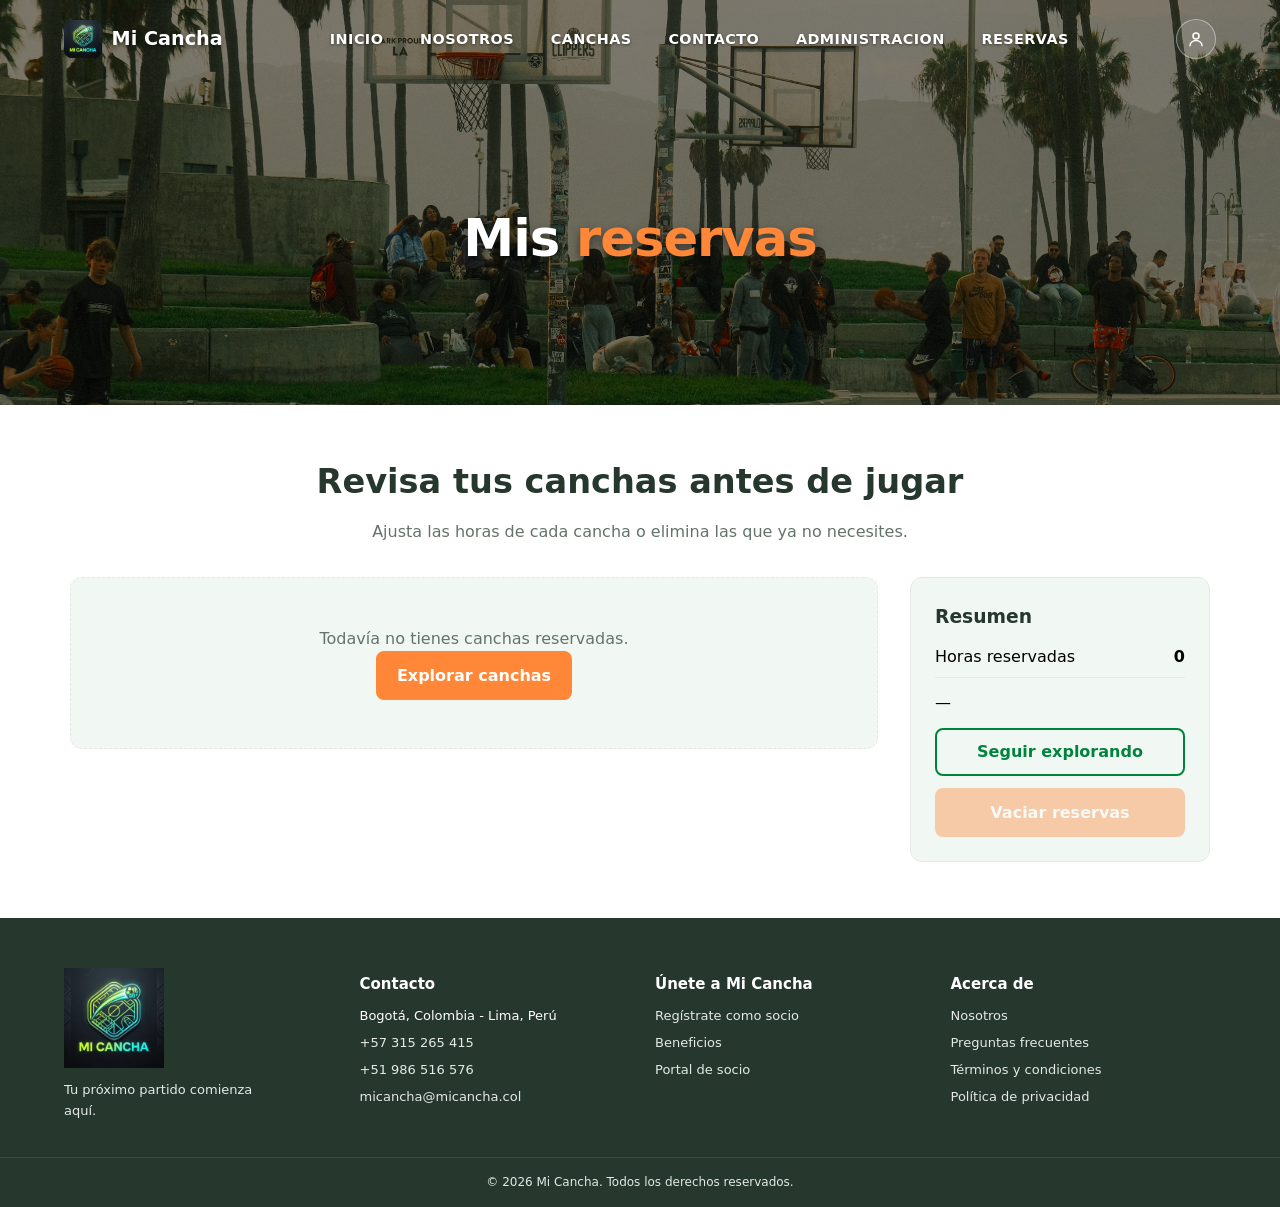
<file: pages/carrito.html>
<!DOCTYPE html>
<html lang="es">

<head>
  <meta charset="UTF-8">
  <meta name="viewport" content="width=device-width, initial-scale=1.0">
  <title>Mi Cancha - Mis Reservas</title>

  <!-- Estilos de Mi Cancha (se reutilizan botones y hero del catálogo) -->
  <link rel="stylesheet" href="../css/style.css">
  <link rel="stylesheet" href="../css/nosotros.css">
  <link rel="stylesheet" href="../css/catalogo-canchas.css">
  <link rel="stylesheet" href="../css/carrito.css">
</head>

<body>

  <!-- Navbar (misma que las demás páginas) -->
  <div id="navbar-root"></div>

  <section class="hero-catalogo">
    <h1>Mis <span>reservas</span></h1>
  </section>

  <main class="catalogo">

    <section class="catalogo-intro">
      <h2>Revisa tus canchas antes de jugar</h2>
      <p>Ajusta las horas de cada cancha o elimina las que ya no necesites.</p>
    </section>

    <div class="carrito-layout">

      <!-- Lista de canchas seleccionadas (la crea carrito.js) -->
      <section class="carrito-lista" id="lista-carrito" aria-live="polite"></section>

      <!-- Resumen con totales por moneda -->
      <aside class="carrito-resumen">
        <h3>Resumen</h3>
        <p class="total-linea"><span>Horas reservadas</span><strong id="resumen-horas">0</strong></p>
        <div id="resumen-totales"></div>

        <a href="catalogo-canchas.html" class="boton boton-borde boton-completo">Seguir explorando</a>
        <button type="button" id="btn-vaciar" class="boton boton-naranja boton-completo">Vaciar reservas</button>
      </aside>

    </div>
  </main>

  <div id="footer-root"></div>

  <script type="module" src="../js/main.js"></script>
  <script src="../js/carrito-datos.js"></script>
  <script src="../js/carrito.js"></script>
</body>

</html>
</file>
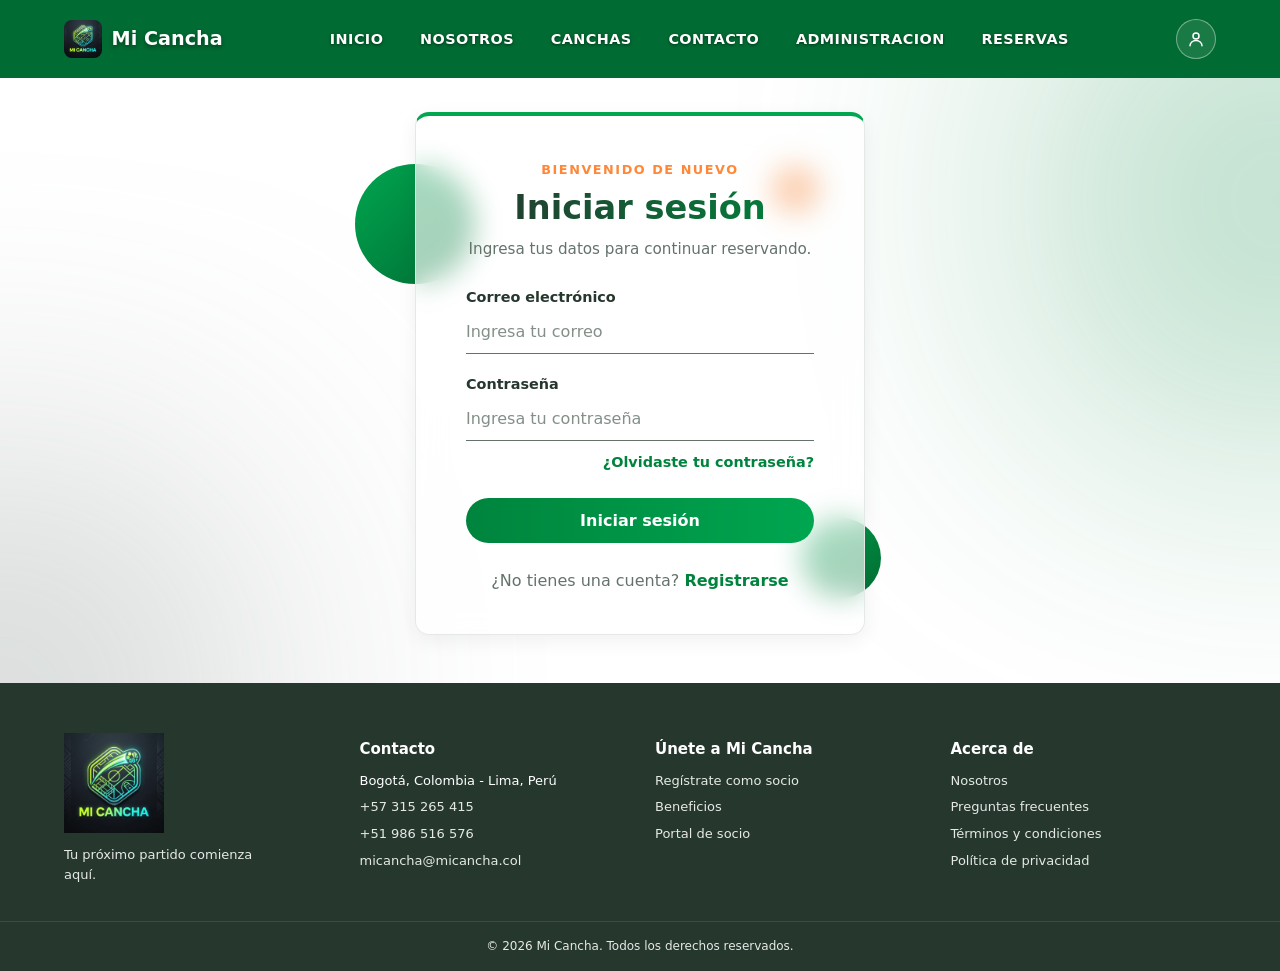
<file: pages/inicio_sesion.html>
﻿<!DOCTYPE html>
<html lang="es">

<head>
    <meta charset="UTF-8">
    <meta name="viewport" content="width=device-width, initial-scale=1.0">
    <title>Mi Cancha - Inicio de Sesión</title>
    <link rel="shortcut icon" href="../img/mi_cancha_prototipo_logo.webp" type="image/x-icon">
    <!-- style.css trae colores, navbar y footer; debe cargarse antes que inicio_sesion.css -->
    <link rel="stylesheet" href="../css/style.css">
    <link rel="stylesheet" href="../css/inicio_sesion.css">
</head>

<body>

    <!-- Navbar (misma que las demás páginas) -->
    <div id="navbar-root"></div>

    <main class="contenedor-autenticacion">
        <div class="tarjeta-login">

            <!-- Círculos decorativos que se ven detrás del formulario -->
            <div class="circulo circulo-1" aria-hidden="true"></div>
            <div class="circulo circulo-2" aria-hidden="true"></div>
            <div class="circulo circulo-3" aria-hidden="true"></div>

            <!-- FORMULARIO DE INICIO DE SESIÓN -->
            <section class="formulario" id="seccion-login">
                <form id="formulario-login" novalidate>
                    <div class="encabezado-formulario">
                        <span class="etiqueta-formulario">BIENVENIDO DE NUEVO</span>
                        <h2>Iniciar sesión</h2>
                        <p>Ingresa tus datos para continuar reservando.</p>
                    </div>

                    <fieldset class="fieldset">
                        <label for="correo-login">Correo electrónico</label>
                        <input type="email" id="correo-login" placeholder="Ingresa tu correo">

                        <label for="contrasena-login">Contraseña</label>
                        <input type="password" id="contrasena-login" placeholder="Ingresa tu contraseña">

                        <p class="olvido"><a href="restablece_contrasena.html" id="ir-restablecer">¿Olvidaste tu
                                contraseña?</a></p>

                        <button type="submit">Iniciar sesión <a href="./perfil.html"></a></button>
                        <p id="mensaje-login" class="mensaje" role="alert"></p>
                    </fieldset>

                    <div class="enlaces-formulario">
                        <p>¿No tienes una cuenta? <a href="registro.html" id="ir-registro">Registrarse</a></p>
                    </div>
                </form>
            </section>

        </div>
    </main>

    <div id="footer-root"></div>

    <!-- main.js controla el menú hamburguesa y el scroll de la navbar -->
    <script type="module" src="../js/main.js"></script>
    <script type="module" src="../js/usuarios/inicio-sesion.js"></script>
</body>

</html>
</file>
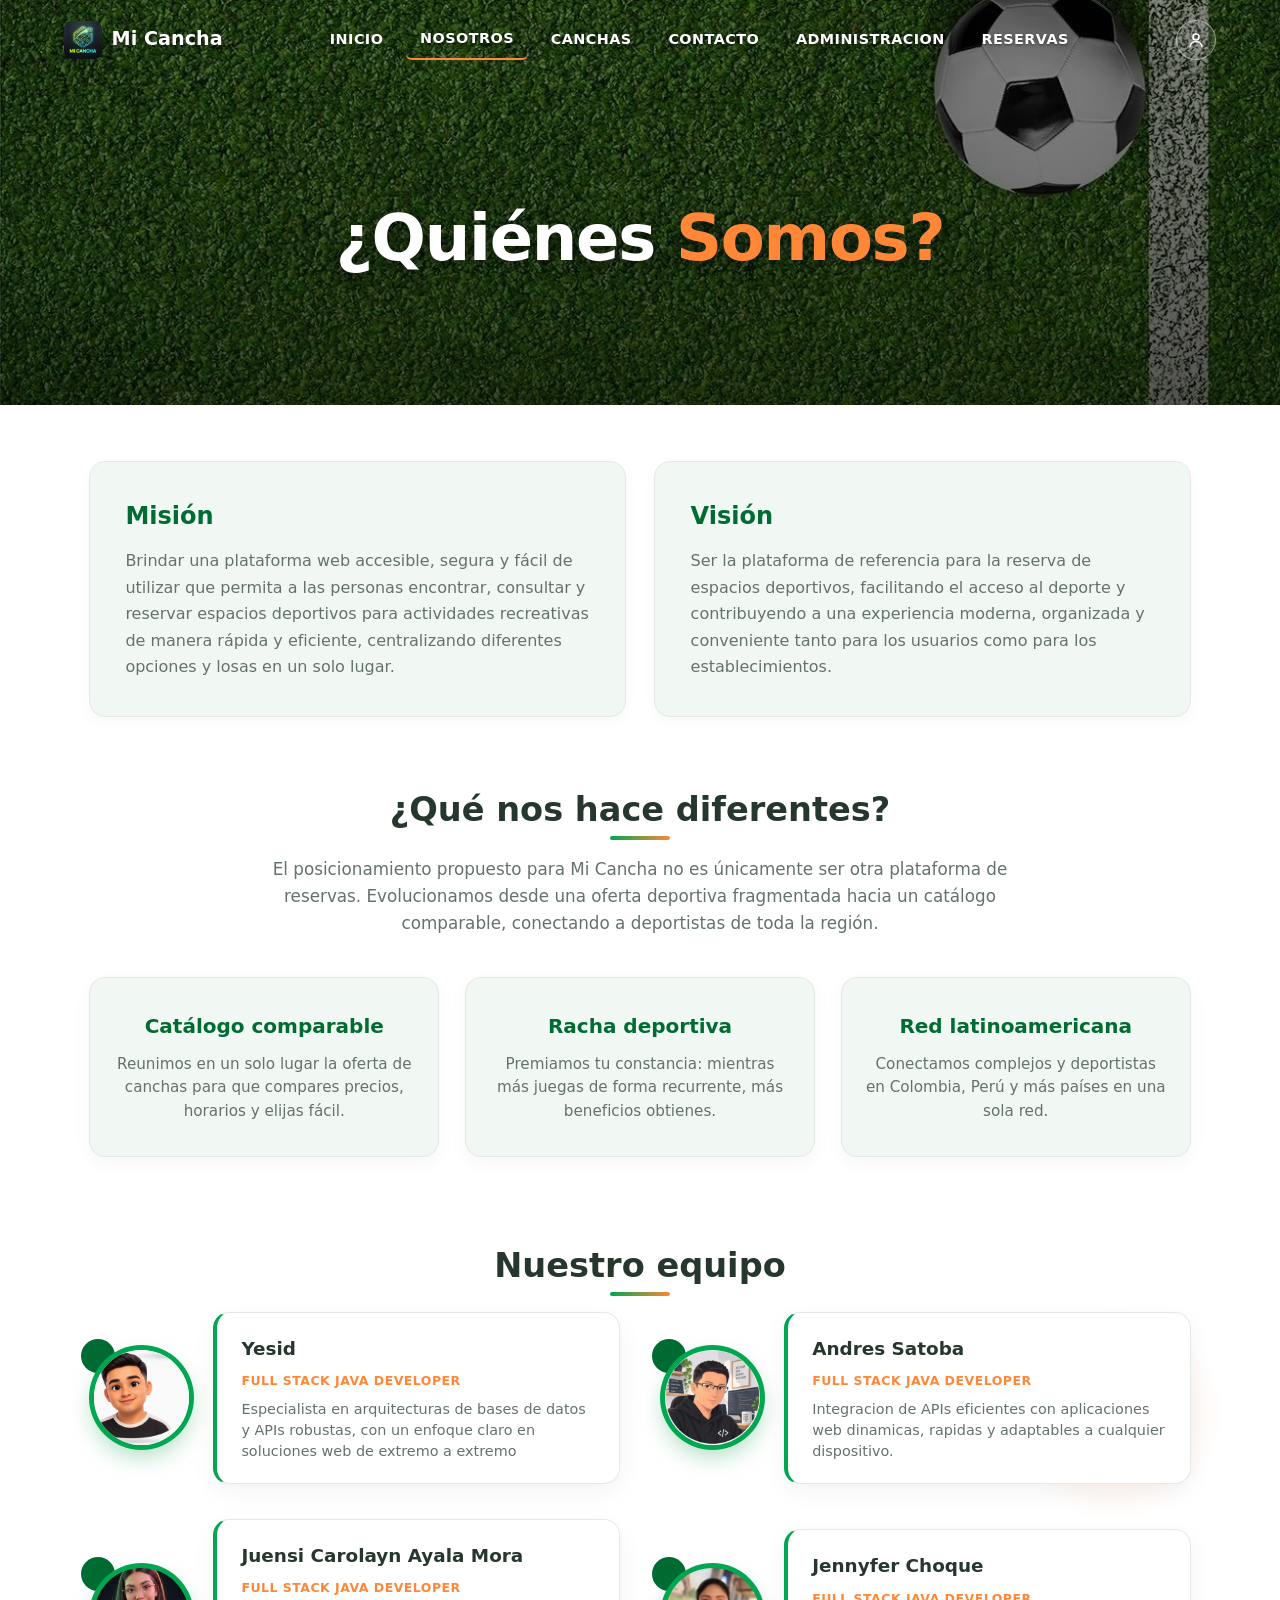
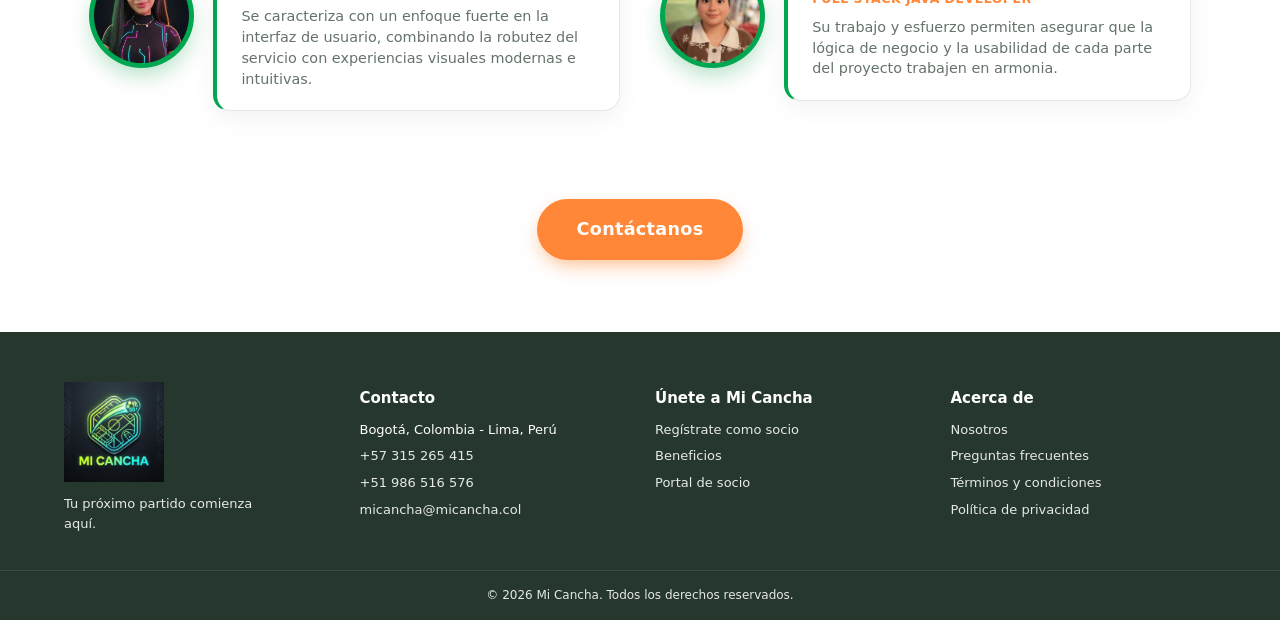
<file: pages/nosotros.html>
<!DOCTYPE html>
<html lang="es">

<head>
    <meta charset="UTF-8">
    <meta name="viewport" content="width=device-width, initial-scale=1.0">
    <link rel="shortcut icon" href="../img/mi_cancha_prototipo_logo.webp" type="image/x-icon">
    <title>Mi Cancha - Acerca de Nosotros</title>
    <link rel="stylesheet" href="../css/style.css">
    <link rel="stylesheet" href="../css/nosotros.css">
</head>

<body>

    <!-- Navbar Principal -->
    <div id="navbar-root"></div>

    <!-- Section / Imagen de cabecera -->
    <section class="hero-nosotros">
        <h1 class="hero-titulo">¿Quiénes <span>Somos?</span></h1>
    </section>

    <main class="contenido">

        <!-- Misión y Visión -->
        <section id="proyecto" class="seccion">
            <article id="mision">
                <h2>Misión</h2>
                <p>Brindar una plataforma web accesible, segura y fácil de utilizar
                    que permita a las personas encontrar, consultar y reservar espacios
                    deportivos para actividades recreativas de manera rápida
                    y eficiente, centralizando diferentes opciones y losas en un solo lugar.</p>
            </article>

            <article id="vision">
                <h2>Visión</h2>
                <p>Ser la plataforma de referencia para la reserva de espacios deportivos,
                    facilitando el acceso al deporte y contribuyendo a una experiencia moderna,
                    organizada y conveniente tanto para los usuarios como para los establecimientos.</p>
            </article>
        </section>

        <!-- Diferenciadores -->
        <section id="diferenciadores" class="seccion">
            <h2>¿Qué nos hace diferentes?</h2>
            <p>El posicionamiento propuesto para Mi Cancha no es únicamente
                ser otra plataforma de reservas. Evolucionamos desde una oferta deportiva fragmentada
                hacia un catálogo comparable, conectando a deportistas de toda la región.</p>

            <div class="tarjetas">
                <article class="tarjeta article">
                    <h3>Catálogo comparable</h3>
                    <p>Reunimos en un solo lugar la oferta de canchas para que compares precios, horarios y elijas
                        fácil.</p>
                </article>

                <article class="tarjeta article">
                    <h3>Racha deportiva</h3>
                    <p>Premiamos tu constancia: mientras más juegas de forma recurrente, más beneficios obtienes.</p>
                </article>

                <article class="tarjeta article">
                    <h3>Red latinoamericana</h3>
                    <p>Conectamos complejos y deportistas en Colombia, Perú y más países en una sola red.</p>
                </article>
            </div>
        </section>

        <!-- Equipo -->
        <section id="equipo" class="seccion">
            <h2>Nuestro equipo</h2>

            <div class="tarjetas-equipo">
                <!-- Integrante 1 (Izquierda) -->
                <article class="tarjeta-dev">
                    <div class="avatar-circulo">
                        <img src="../img/avatar/yesid-hernandez.svg" alt="Yesid">
                    </div>
                    <div class="info-dev">
                        <h3>Yesid</h3>
                        <p class="rol">Full Stack Java Developer</p>
                        <p class="bio">Especialista en arquitecturas de bases de datos y APIs robustas, 
                            con un enfoque claro en soluciones web de extremo a extremo</p>
                    </div>
                </article>

                <!-- Integrante 2 (Derecha) -->
                <article class="tarjeta-dev">
                    <div class="avatar-circulo">
                        <img src="../img/Avatar_andres.webp" alt="Andres Satoba">
                    </div>
                    <div class="info-dev">
                        <h3>Andres Satoba</h3>
                        <p class="rol">Full Stack Java Developer</p>
                        <p class="bio">Integracion de APIs eficientes con aplicaciones web dinamicas, rapidas 
                            y adaptables a cualquier dispositivo.</p>
                    </div>
                </article>

                <!-- Integrante 3 (Izquierda) -->
                <article class="tarjeta-dev">
                    <div class="avatar-circulo">
                        <img src="../img/Avatar-Jue.webp" alt="Juensi Carolayn Ayala Mora">
                    </div>
                    <div class="info-dev">
                        <h3>Juensi Carolayn Ayala Mora</h3>
                        <p class="rol">Full Stack Java Developer</p>
                        <p class="bio">Se caracteriza con un enfoque fuerte en la interfaz de usuario, 
                            combinando la robutez del servicio con experiencias visuales modernas e intuitivas.</p>
                    </div>
                </article>

                <!-- Integrante 4 (Derecha) -->
                <article class="tarjeta-dev">
                    <div class="avatar-circulo">
                        <img src="../img/avatarJenn.webp" alt="Jennyfer Choque">
                    </div>
                    <div class="info-dev">
                        <h3>Jennyfer Choque</h3>
                        <p class="rol">Full Stack Java Developer</p>
                        <p class="bio">Su trabajo y esfuerzo permiten asegurar que la lógica de negocio y 
                            la usabilidad de cada parte del proyecto trabajen en armonia.</p>
                    </div>
                </article>
            </div>
        </section>


        <!-- Llamada a la acción -->
        <section id="reserva" class="seccion">
            <a href="contacto.html" class="boton-reserva" role="button">Contáctanos</a>
        </section>

    </main>


    <div id="footer-root"></div>

    <script type="module" src="../js/main.js"></script>
</body>

</html>
</file>
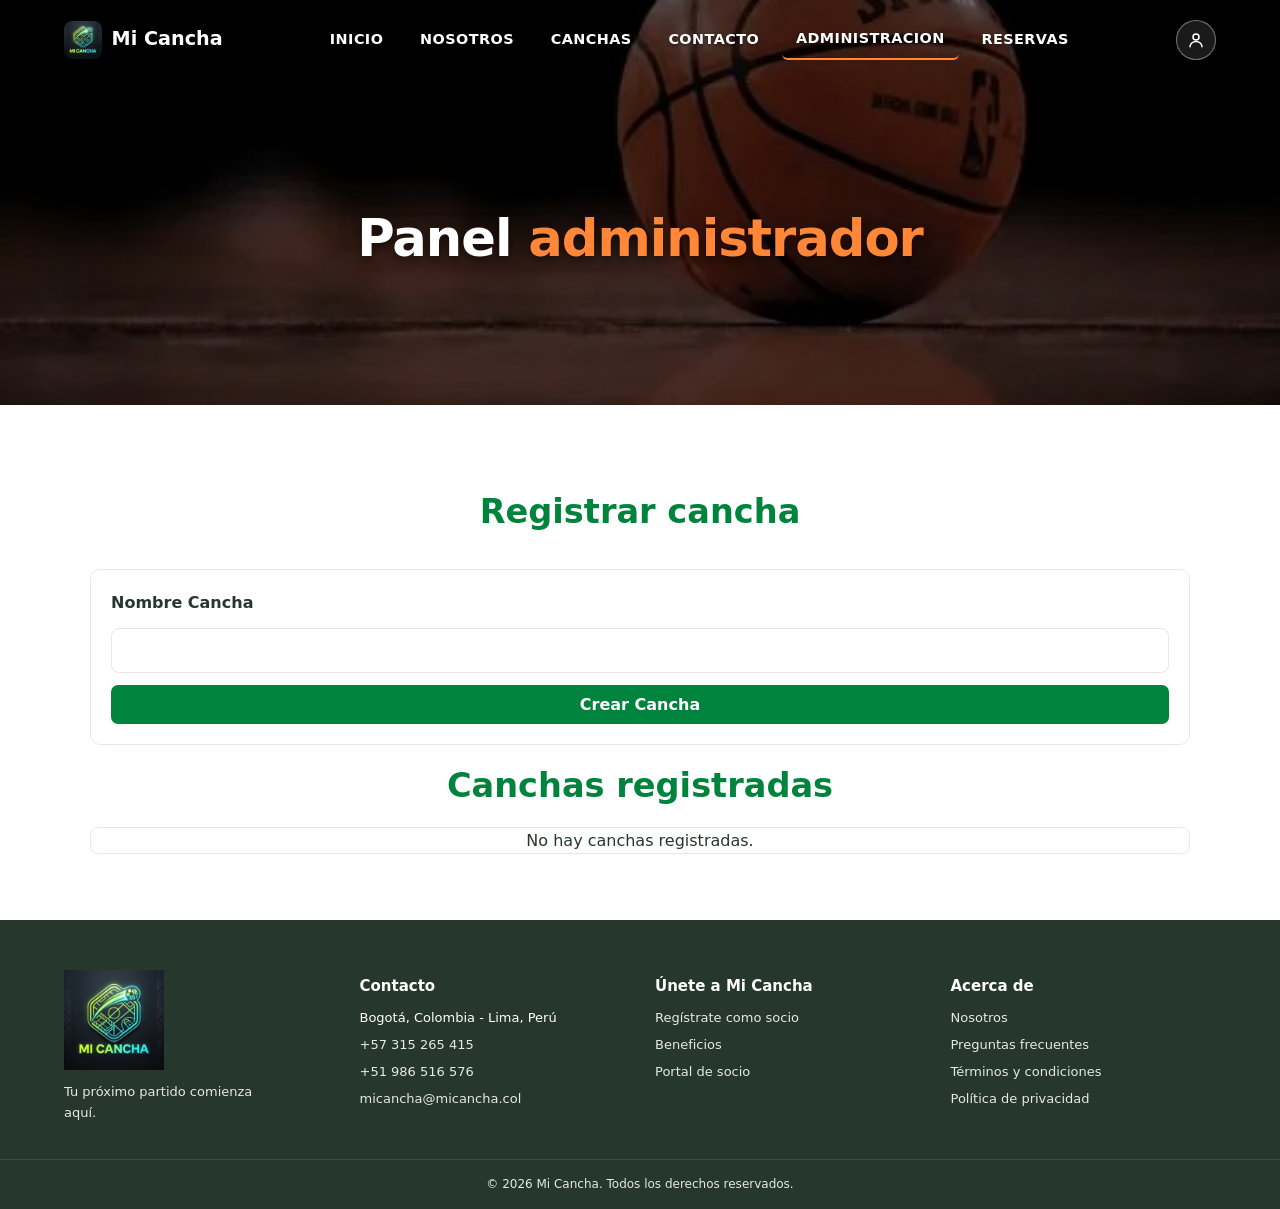
<file: pages/panel_admin.html>
<!DOCTYPE html>
<html lang="es">

<head>
    <meta charset="UTF-8">
    <meta name="viewport" content="width=device-width, initial-scale=1.0">
    <link rel="shortcut icon" href="../img/mi_cancha_prototipo_logo.webp" type="image/x-icon">
    <title>Dashboard administrador</title>
    <link rel="stylesheet" href="../css/style.css">
    <link rel="stylesheet" href="../css/panel_admin.css">
</head>

<body>

    <!-- Navbar Principal Fijo -->
    <div id="navbar-root"></div>

    <div class="hero-nosotros-admin">
        <section class="hero-titulo-admin">
            <h1>Panel <span>administrador</span></h1>
        </section>
    </div>

    <main class="contenedor">
        <h2 class="inicio-registro">Registrar cancha</h2>

        <form action="" id="formulario-inicial">
            <label for="nombre-inicial">Nombre Cancha</label>
            <input type="text" id="nombre-inicial" name="nombre-inicial" required>
            <button type="submit">Crear Cancha</button>
        </form>

        <section id="seccion-detalles" hidden>
            <h2 id="titulo-detalles">Información de la cancha</h2>
            <form action="" id="formulario-detalles" novalidate>
                <label for="nombre-cancha">Nombre</label>
                <input type="text" id="nombre-cancha" name="nombre-cancha" required>

                <label for="imagen">Imagen de la cancha</label>
                <input type="file" id="imagen" name="imagen" accept="image/*" required>
                <img id="vista-imagen" alt="Vista previa de la cancha" hidden>

                <label for="detalle">Descripción (reverso de la tarjeta)</label>
                <textarea id="detalle" name="detalle" rows="3" maxlength="250"
                    placeholder="Describe la cancha y sus características"></textarea>

                <label for="direccion">Dirección exacta de la cancha</label>
                <input type="text" id="direccion" name="direccion" required placeholder="Ej. Calle 26 # ..., Bogotá, Colombia">
                <small class="ayuda-campo">La dirección debe corresponder al país y ciudad seleccionados. Al salir del campo se mostrará su ubicación en el mapa.</small>
                <div id="contenedor-mapa-admin" class="contenedor-mapa-admin" hidden>
                    <p class="titulo-mapa-admin">Vista previa de la ubicación</p>
                    <iframe id="mapa-admin" title="Vista previa del mapa de la cancha" loading="lazy"
                        referrerpolicy="no-referrer-when-downgrade" allowfullscreen></iframe>
                    <small id="estado-mapa-admin" class="estado-mapa-admin" aria-live="polite">La ubicación se actualizará con la dirección ingresada.</small>
                </div>

                <label for="pais">País</label>
                <select id="pais" name="pais" required>
                    <option value="">Selecciona un Pais</option>
                    <option value="Colombia">Colombia</option>
                    <option value="Peru">Perú</option>
                </select>

                <label for="ciudad">Ciudad</label>
                <select id="ciudad" name="ciudad" required>
                    <option value="">Selecciona una ciudad</option>
                </select>

                <label for="categoria">Categoría</label>
                <select id="categoria" name="categoria" required>
                    <option value="">Selecciona una categoría</option>
                </select>

                <div id="contenedor-subcategoria" hidden>
                    <label for="subcategoria">Subcategoría</label>
                    <select id="subcategoria" name="subcategoria" disabled>
                        <option value="">Selecciona una subcategoría</option>
                        <option value="Fútbol 5">Fútbol 5</option>
                        <option value="Fútbol 7">Fútbol 7</option>
                        <option value="Fútbol 8">Fútbol 8</option>
                        <option value="Fútbol 11">Fútbol 11</option>
                    </select>
                </div>

                <label for="moneda">Moneda</label>
                <select id="moneda" name="moneda" required disabled>
                    <option value="">Se asigna según el país</option>
                    <option value="COP">COP</option>
                    <option value="PEN">PEN</option>
                </select>

                <label for="valor">Valor por hora</label>
                <input type="number" id="valor" name="valor" required>

                <button type="submit" id="guardar">Guardar</button>
                <button type="button" id="cancelar">Cancelar</button>
            </form>
        </section>

        <h2 class="subtituloCanchaRegistrada">Canchas registradas</h2>
        <div id="registrar_cancha"></div>
    </main>



    <div id="footer-root"></div>

    <script type="module" src="../js/admin/app.js"></script>
    <script type="module" src="../js/main.js"></script>
</body>

</html>
</file>
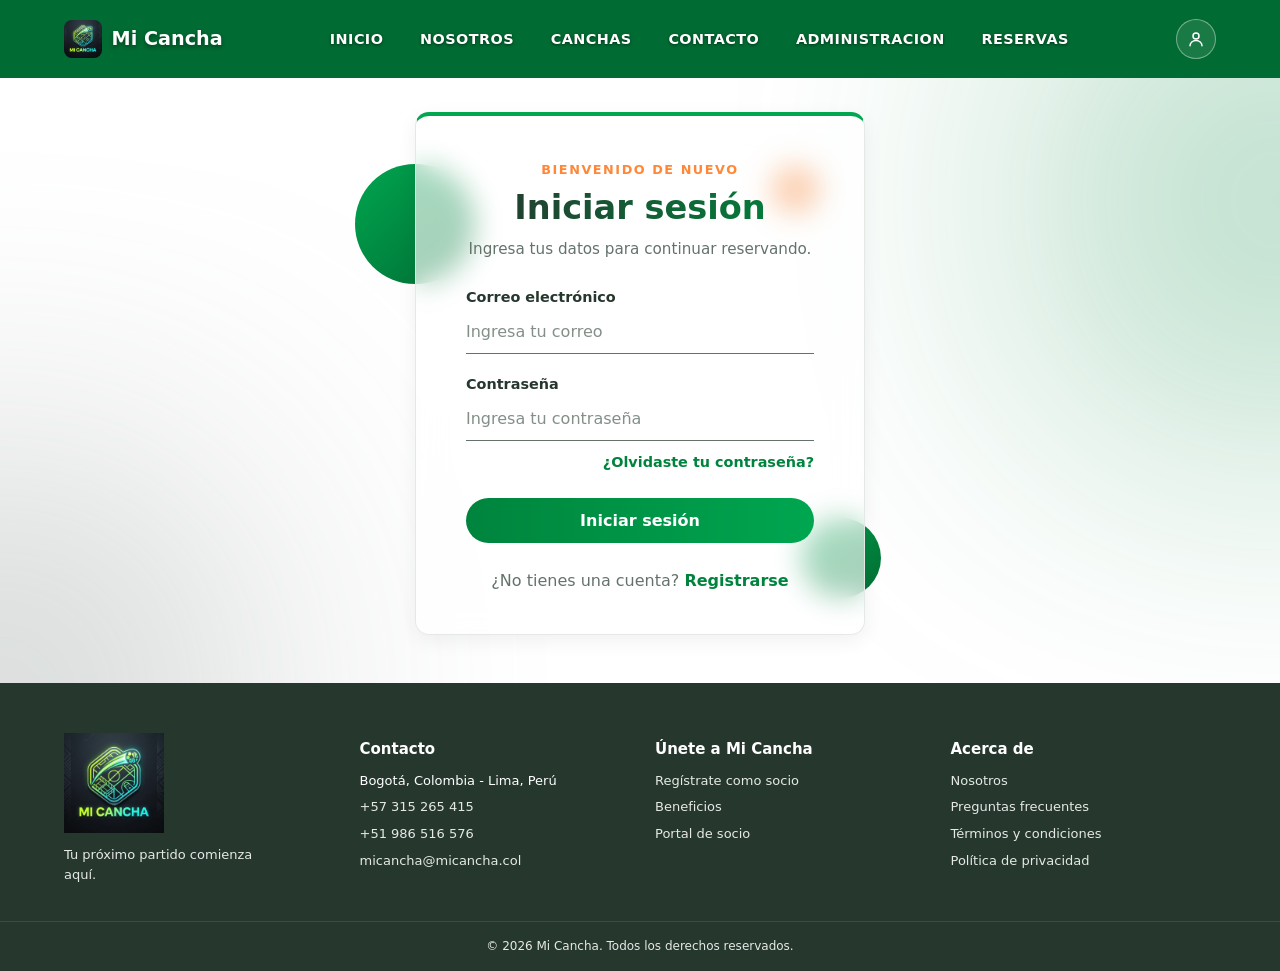
<file: pages/perfil.html>
﻿<!DOCTYPE html>
<html lang="es">
<head>
    <meta charset="UTF-8">
    <meta name="viewport" content="width=device-width, initial-scale=1.0">
    <meta name="description" content="Perfil de usuario de Mi Cancha">
    <title>Mi Cancha | Mi perfil</title>
    <link rel="stylesheet" href="../css/style.css">
    <link rel="stylesheet" href="../css/perfil.css">
    <link rel="preconnect" href="https://fonts.googleapis.com">
    <link rel="preconnect" href="https://fonts.gstatic.com" crossorigin>
    <link href="https://fonts.googleapis.com/css2?family=DM+Sans:wght@400;500;600;700;800&display=swap" rel="stylesheet">
</head>
<body>
     <!-- Navbar (misma que las demás páginas) -->
    <div id="navbar-root"></div>

    <main class="page-shell" id="dashboard">
        <section class="welcome">
        <div>
            <p class="eyebrow">TU ESPACIO DEPORTIVO</p>
            <h1>¡Hola, <span id="welcomeName">Angel</span>! 👋</h1>
            <p class="muted">Administra tus reservas y disfruta cada partido.</p>
        </div>
        <label class="role-switch">
            <span>Mi modalidad</span>
            <select id="roleSelect" aria-label="Seleccionar modalidad">
            <option value="deportista">Deportista</option>
            <option value="propietario">Propietario</option>
            <button class="avatar-small" id="topAvatar" aria-label="Ir a mi perfil">AM</button>
            </select>
        </label>
        </section>

        <section class="profile-card">
        <div class="profile-main">
            <div class="avatar" id="profileAvatar">AM</div>
            <div class="profile-copy">
            <div class="name-line">
                <h2 id="profileName">Angel Muñoz</h2>
                <span class="verified">✓ Cuenta activa</span>
            </div>
            <p id="profileRole" class="muted">Deportista · Cuenta personal</p>
            <p class="profile-email" id="profileEmail">munoz98@email.com</p>
            </div>
            </div>
            <div class="profile-actions" style="display: flex; gap: 0.6rem; flex-wrap: wrap;">
            <button type="button" class="button button-light" id="editProfileBtn">Editar perfil</button>
            <button type="button" class="button button-primary" id="logoutBtn">Cerrar sesión</button>
            </div>

        </section>

        <section class="stats-grid" aria-label="Resumen de actividad">
        <article class="stat-card">
            <span class="stat-icon green">▣</span>
            <p class="stat-label" id="statOneLabel">Reservas realizadas</p>
            <strong class="stat-number" id="statOne">3</strong>
        </article>
        <article class="stat-card">
            <span class="stat-icon orange">🔥</span>
            <p class="stat-label">Racha actual</p>
            <strong class="stat-number"><span id="currentStreak">2</span> <small>semanas</small></strong>
        </article>
        <article class="stat-card">
            <span class="stat-icon blue">☆</span>
            <p class="stat-label" id="statThreeLabel">Canchas favoritas</p>
            <strong class="stat-number" id="statThree">2</strong>
        </article>
        </section>

        <section class="streak-card">
        <div class="streak-heading">
            <div>
            <p class="eyebrow light-eyebrow">CONSTANCIA DEPORTIVA</p>
            <h2>Tu racha de reservas <span aria-hidden="true">🔥</span></h2>
            <p id="streakMessage">¡Vas muy bien! Completa una reserva cada semana para mantener tu racha.</p>
            </div>
            <div class="streak-number">
            <strong id="streakBig">2</strong>
            <span>semanas</span>
            </div>
        </div>
        <div class="week-track" id="weekTrack" aria-label="Actividad de las últimas cuatro semanas"></div>
        <p class="streak-footnote">Cuenta una semana cuando completas al menos una reserva. Las reservas pendientes o canceladas no suman.</p>
        </section>

        <section class="content-grid">
        <div class="main-column">
            <div class="section-heading">
            <div>
                <p class="eyebrow">TU ACTIVIDAD</p>
                <h2 id="mainSectionTitle">Próximas reservas</h2>
            </div>
            <button class="button button-primary" id="addBookingBtn">+ Nueva reserva</button>
            </div>
            <div id="bookingList" class="booking-list"></div>
        </div>

        <aside class="side-column">
            <section class="panel" id="profile">
            <div class="section-heading compact">
                <h2 id="sideTitle">Mis datos</h2>
                <button class="text-button" id="sideEditBtn">Editar</button>
            </div>
            <dl class="details-list">
                <div><dt>Nombre</dt><dd id="detailName">Angel Muñoz</dd></div>
                <div><dt>Correo</dt><dd id="detailEmail">munoz98@email.com</dd></div>
                <div><dt>Ciudad</dt><dd id="detailCity">Bogotá</dd></div>
            </dl>
            </section>
            <section class="panel">
            <div class="section-heading compact">
                <h2 id="quickTitle">Mis favoritos</h2>
            </div>
            <div id="quickList" class="quick-list"></div>
            </section>
        </aside>
        </section>

        <section class="panel owner-panel hidden" id="ownerPanel">
        <div class="section-heading">
            <div>
            <p class="eyebrow">GESTIÓN DEL NEGOCIO</p>
            <h2>Mis espacios deportivos</h2>
            </div>
            <button class="button button-primary" id="addCourtBtn">+ Registrar cancha</button>
        </div>
        <div id="courtList" class="court-list"></div>
        </section>
    </main>

    <dialog id="profileDialog" class="modal">
        <form method="dialog" id="profileForm">
        <div class="modal-heading">
            <h2>Editar perfil</h2>
            <button class="close-button" value="cancel" aria-label="Cerrar">×</button>
        </div>
        <label>Nombre completo<input id="nameInput" required maxlength="60"></label>
        <label>Correo electrónico<input id="emailInput" type="email" required></label>
        <label>Ciudad<input id="cityInput" required></label>
        <div class="modal-actions">
            <button class="button button-light" value="cancel">Cancelar</button>
            <button class="button button-primary" id="saveProfileBtn" value="default">Guardar cambios</button>
        </div>
        </form>
    </dialog>

    <dialog id="bookingDialog" class="modal">
        <form method="dialog" id="bookingForm">
        <div class="modal-heading">
            <h2>Nueva reserva</h2>
            <button class="close-button" value="cancel" aria-label="Cerrar">×</button>
        </div>
        <label>Nombre de la cancha<input id="courtInput" required placeholder="Ej. Cancha El Campeón"></label>
        <label>Fecha de reserva<input id="dateInput" type="date" required></label>
        <label>Hora<input id="timeInput" type="time" required value="16:00"></label>
        <label>Deporte
            <select id="sportInput">
            <option>Fútbol 5</option><option>Fútbol 8</option><option>Fútbol 11</option>
            <option>Pádel</option><option>Tenis</option><option>Baloncesto</option>
            </select>
        </label>
        <div class="modal-actions">
            <button class="button button-light" value="cancel">Cancelar</button>
            <button class="button button-primary" id="saveBookingBtn" value="default">Guardar reserva</button>
        </div>
        </form>
    </dialog>

    <dialog id="courtDialog" class="modal">
        <form method="dialog" id="courtForm">
        <div class="modal-heading">
            <h2>Registrar cancha</h2>
            <button class="close-button" value="cancel" aria-label="Cerrar">×</button>
        </div>
        <label>Nombre del espacio<input id="newCourtName" required placeholder="Ej. Canchas del Parque"></label>
        <label>Tipo de cancha<input id="newCourtType" required placeholder="Ej. Fútbol 5"></label>
        <div class="modal-actions">
            <button class="button button-light" value="cancel">Cancelar</button>
            <button class="button button-primary" id="saveCourtBtn" value="default">Registrar</button>
        </div>
        </form>
    </dialog>

    <div id="footer-root"></div>

    <script type="module" src="../js/main.js"></script>
    <script src="../js/perfil.js"></script>
    </body>
    </html>
</file>
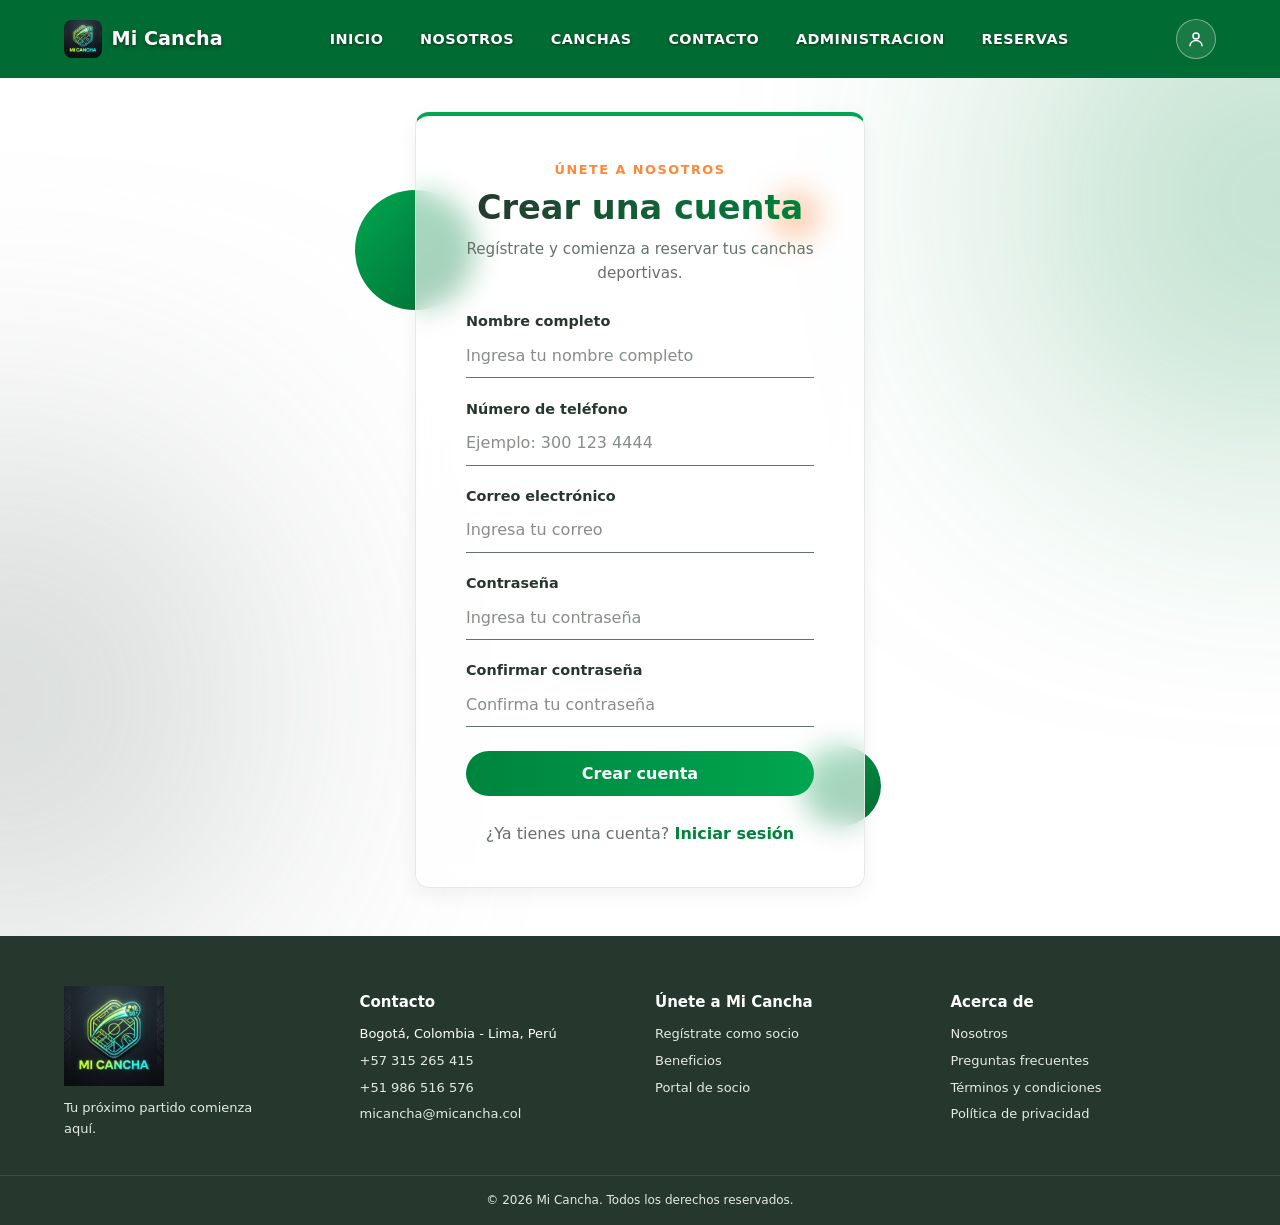
<file: pages/registro.html>
<!DOCTYPE html>
<html lang="es">

<head>
    <meta charset="UTF-8">
    <meta name="viewport" content="width=device-width, initial-scale=1.0">
    <title>Mi Cancha - Registro</title>
    <link rel="shortcut icon" href="../img/mi_cancha_prototipo_logo.webp" type="image/x-icon">  
    <link rel="stylesheet" href="../css/style.css">
    <link rel="stylesheet" href="../css/inicio_sesion.css">
</head>

<body>

    <div id="navbar-root"></div>

    <main class="contenedor-autenticacion">
        <div class="tarjeta-login">
            <div class="circulo circulo-1" aria-hidden="true"></div>
            <div class="circulo circulo-2" aria-hidden="true"></div>
            <div class="circulo circulo-3" aria-hidden="true"></div>    

        <!-- FORMULARIO DE REGISTRO -->
        <section class="formulario" id="seccion-registro">
            <form id="formulario-registro" novalidate>
                <div class="encabezado-formulario">
                    <span class="etiqueta-formulario">ÚNETE A NOSOTROS</span>
                    <h2>Crear una cuenta</h2>
                    <p>Regístrate y comienza a reservar tus canchas deportivas.</p>
                </div>

                <fieldset class="fieldset">
                    <label for="nombre">Nombre completo</label>
                    <input type="text" id="nombre" placeholder="Ingresa tu nombre completo">
                    <label for="telefono">Número de teléfono</label>
                    <input type="tel" id="telefono" placeholder="Ejemplo: 300 123 4444">
                    <label for="correo-registro">Correo electrónico</label>
                    <input type="email" id="correo-registro" placeholder="Ingresa tu correo">
                    <label for="contrasena-registro">Contraseña</label>
                    <input type="password" id="contrasena-registro" placeholder="Ingresa tu contraseña">
                    <label for="confirmar-contrasena">Confirmar contraseña</label>
                    <input type="password" id="confirmar-contrasena" placeholder="Confirma tu contraseña">
                     <p class="mensaje" id="mensaje-registro" role="alert"></p>
                    <button type="submit">Crear cuenta</button>
                </fieldset>

                <div class="enlaces-formulario">
                      <p>¿Ya tienes una cuenta? <a href="inicio_sesion.html" id="ir-login">Iniciar sesión</a></p>
                    </div>
                </form>
            </section>
        </div>
    </main>

    <div id="footer-root"></div>
    <script type="module" src="../js/main.js"></script>
    <script type="module" src="../js/usuarios/validaciones-registro.js"></script>
    </body>

</html>
</file>
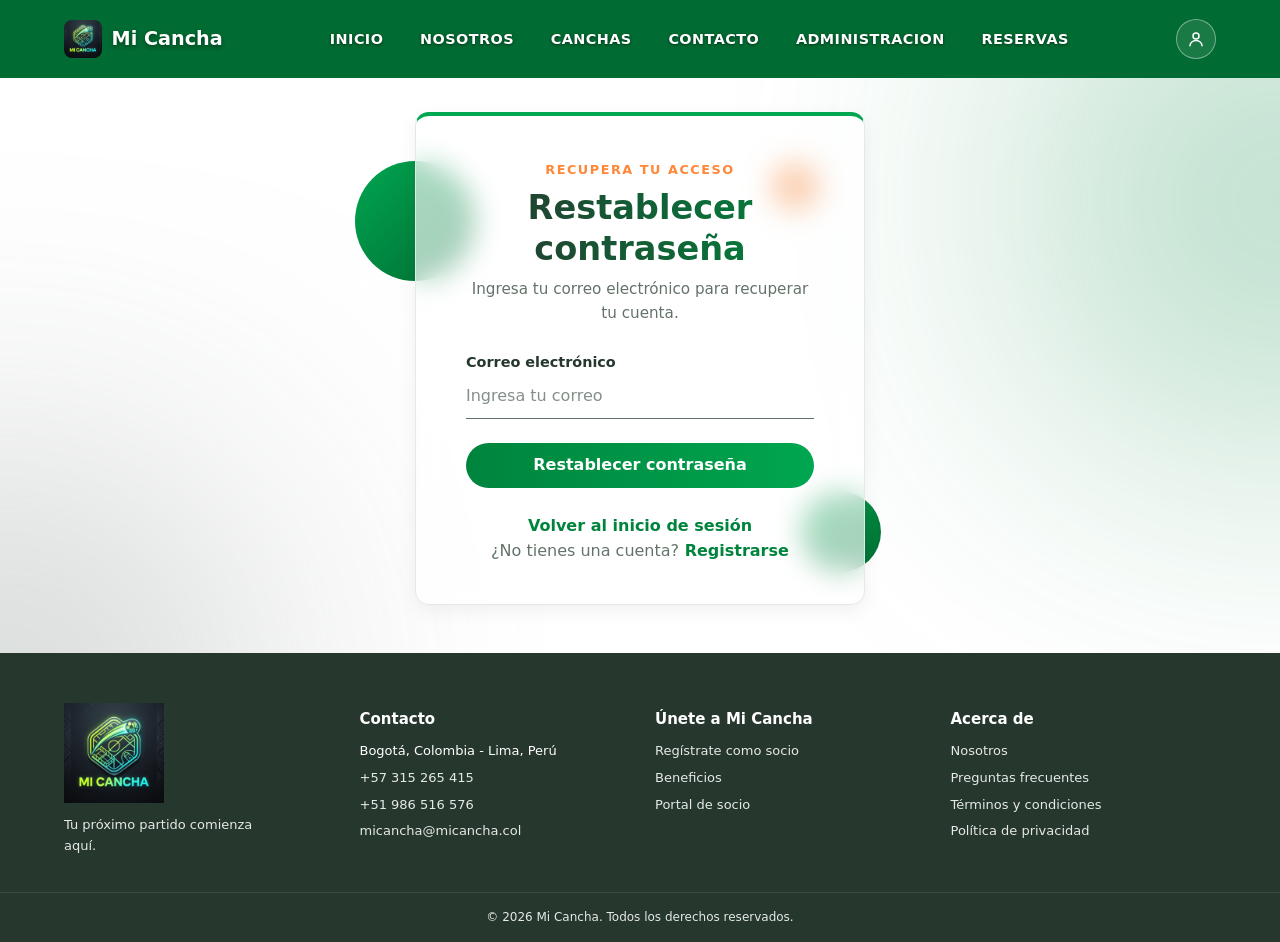
<file: pages/restablece_contrasena.html>
﻿<!DOCTYPE html>
<html lang="en">

<head>
    <meta charset="UTF-8">
    <meta name="viewport" content="width=device-width, initial-scale=1.0">
    <title>Mi Cancha - Restablecer Contraseña</title>
    <link rel="shortcut icon" href="../img/mi_cancha_prototipo_logo.webp" type="image/x-icon">
    <link rel="stylesheet" href="../css/style.css">
    <link rel="stylesheet" href="../css/inicio_sesion.css">
</head>

<body>

    <div id="navbar-root"></div>

    <main class="contenedor-autenticacion">
        <div class="tarjeta-login">

            <div class="circulo circulo-1" aria-hidden="true"></div>
            <div class="circulo circulo-2" aria-hidden="true"></div>
            <div class="circulo circulo-3" aria-hidden="true"></div>
            
        <!-- FORMULARIO DE RESTABLECER CONTRASEÑA -->
        <section class="formulario" id="seccion-restablecer">
            <form id="formulario-restablecer">
                <div class="encabezado-formulario">
                    <span class="etiqueta-formulario">RECUPERA TU ACCESO</span>
                    <h2>Restablecer contraseña</h2>
                    <p>Ingresa tu correo electrónico para recuperar tu cuenta.</p>
                </div>

                <fieldset class="fieldset">
                    <label for="correo-restablecer">Correo electrónico</label>
                    <input type="email" id="correo-restablecer" placeholder="Ingresa tu correo">
                    <p class="mensaje" id="mensaje-restablecer" role="alert"></p>
                    <button type="submit">Restablecer contraseña</button>
                </fieldset>

                <div class="enlaces-formulario">
                    <p><a href="inicio_sesion.html" id="volver-login">Volver al inicio de sesión</a></p>

                    <p>¿No tienes una cuenta?<a href="registro.html" id="volver-registro"> Registrarse</a></p>
                </div>
            </form>
        </section>
    </main>

        <div id="footer-root"></div>
        
    <script type="module" src="../js/main.js"></script>
    <script type="module" src="../js/usuarios/restablecer-contrasena.js"></script>
</body>
</html>
</file>
<file: css/style.css>
﻿:root {
  --verdeMarca: #00843D;
  --verdeOsucro: #006B32;
  --verdeCancha: #00A650;
  --verdeMenta: #D9F2E3;
  --verdeNiebla: #F1F8F3;
  --narajaDeportivo: #FF8737;
  --carbonVerdoso: #26372E;
  --blanco: #ffffff;
  --grisVerdoso: #64736A;
  --grisSeparacion: #E5E9E6;
  --black: #1a1a1a;

  /* Escala tipográfica unificada */
  --font-principal: "Poppins", system-ui, -apple-system, sans-serif;
  --text-hero: clamp(2rem, 5vw, 3.2rem);
  --text-h2: clamp(1.5rem, 3.2vw, 2.1rem);
  --text-h3: clamp(1.15rem, 2vw, 1.35rem);
  --text-body: 1rem;
  --text-small: 0.875rem;

  /* Espaciado y contenedores estándar */
  --container-max: 1140px;
  --container-width: min(1140px, 92%);
  --section-gap: clamp(2.5rem, 5vw, 3.5rem);
  --hero-height: 45vh;
  --hero-min-height: 300px;
}

* { 
    box-sizing: border-box;
    margin: 0; 
    padding: 0; 
}

/* ===== Sistema Unificado de Páginas Internas (Alta especificidad) ===== */

/* 1. Forzar tipografía nativa y herencia en formularios en todas las vistas */
html body {
  font-family: system-ui, -apple-system, "Segoe UI", Roboto, Helvetica, Arial, sans-serif;
  font-size: var(--text-body);
  line-height: 1.6;
}

body button,
body input,
body select,
body textarea {
  font-family: inherit;
  font-size: inherit;
}

/* 2. Estandarizar altura y espacio superior de los banners (Hero) */
body .hero-catalogo,
body .hero-nosotros,
body .hero-nosotros-contacto,
body .hero-nosotros-admin,
body .hero-titulo-admin,
body .hero-reservas{
  position: relative;
  width: 100%;
  height: 45vh;
  min-height: 320px;
  padding-top: 72px; /* Compensa exactamente la barra de navegación fija */
  display: flex;
  align-items: center;
  justify-content: center;
  text-align: center;
  box-sizing: border-box;
}

/* 3. Estandarizar TODOS los títulos principales (H1) */
body .hero-catalogo h1,
body .hero-titulo h1,
body .hero-nosotros-admin h1,
body .hero-titulo-admin,
body .hero-titulo-reservas,
body .hero-nosotros-contacto h1,
body .welcome h1 {
  position: relative;
  z-index: 2;
  margin: 0;
  padding: 0 1rem;
  font-family: inherit;
  font-size: var(--text-hero);
  font-weight: 700;
  line-height: 1.2;
  letter-spacing: -0.02em;
  text-transform: none;
}

/* Estandarizar subtítulos de sección (H2) */
body .catalogo-intro h2,
body .seccion > h2,
body .section-contacto > h2,
body main.contenedor h2,
body .section-heading h2 {
  font-size: var(--text-h2);
  font-weight: 700;
  line-height: 1.25;
  margin-bottom: 1rem;
}

/* Estandarizar el ancho y los márgenes exteriores del contenido principal */
body .catalogo,
body .contenido,
body main.contenedor,
body .reservas,
body .section-formulario,
body .page-shell {
  width: var(--container-width);
  max-width: var(--container-max);
  margin: var(--section-gap) auto;
}


/* Estandarizar los banners (Hero) de las páginas internas */
.hero-catalogo,
.hero-nosotros,
.hero-nosotros-contacto,
.hero-nosotros-admin,
.hero-reservas {
  height: var(--hero-height) !important;
  min-height: var(--hero-min-height) !important;
  padding-top: 72px; /* Compensa la altura de la navbar fija */
}

a { 
    color: inherit; 
    text-decoration: none;
}

/* ===== Navbar ===== */
.navbar {
  position: fixed;
  top: 0;
  left: 0;
  width: 100%;
  z-index: 1000;
  display: flex;
  justify-content: space-between;
  align-items: center;
  padding: 1.2rem 5%;
  background: transparent;
  transition: all 0.35s ease-in-out;
}

/* Estado cuando se hace scroll (Navbar Verde con textura de líneas de balón) */
.navbar.scrolled {
  padding: 0.8rem 5%;
  background-color: var(--verdeOsucro);
  background-image: 
    repeating-linear-gradient(45deg, rgba(255, 255, 255, 0.03) 0, rgba(255, 255, 255, 0.03) 2px, transparent 0, transparent 50px),
    linear-gradient(135deg, rgba(0, 132, 61, 0.95), rgba(0, 80, 35, 0.98));
  box-shadow: 0 4px 20px rgba(0, 0, 0, 0.25);
  /*backdrop-filter: blur(8px);*/
} 

.logo {
  display: flex;
  align-items: center;
  gap: 0.6rem;
  font-weight: 700;
  font-size: 1.2rem;
  color: var(--blanco);
  text-shadow: 0 2px 4px rgba(0,0,0,0.4);
}

.logo-marca {
  width: 38px;
  height: 38px;
  border-radius: 8px;
  object-fit: contain;
}

.logo-text:hover {
  color: var(--verdeCancha)
}

.menu { 
    display: flex; 
    gap: 0.5rem; 
    list-style: none; 
    align-items: center;
}

.menu a {
  display: block;
  padding: 0.5rem 0.9rem;
  color: var(--blanco);
  font-weight: 600;
  font-size: 0.9rem;
  text-transform: uppercase;
  letter-spacing: 0.03em;
  border-radius: 6px;
  text-shadow: 0 1px 3px rgba(0,0,0,0.5);
  transition: color 0.2s, background 0.2s;
}

.menu a:hover { 
    color: var(--verdeCancha);  
}

.menu a.activo { 
    color: var(--blanco);
    border-bottom: 2px solid var(--narajaDeportivo);
}

.nav-actions {
  display: flex;
  align-items: center;
  gap: 1rem;
}

.login {
  width: 40px;
  height: 40px;
  display: grid;
  place-items: center;
  border-radius: 50%;
  border: 1px solid rgba(255, 255, 255, 0.4);
  background: rgba(255, 255, 255, 0.1);
  color: var(--blanco);
  transition: background 0.2s, border-color 0.2s;
}

.login:hover { 
    background: var(--verdeCancha); 
    border-color: var(--verdeCancha); 
}

.login svg { 
    width: 18px; 
    height: 18px; 
}

/* Botón Hamburguesa */
.menu-toggle {
  display: none;
  background: none;
  border: none;
  cursor: pointer;
  flex-direction: column;
  gap: 5px;
  padding: 5px;
  z-index: 1001;
}

.menu-toggle span {
  display: block;
  width: 26px;
  height: 3px;
  background-color: var(--blanco);
  border-radius: 3px;
  transition: transform 0.3s ease, opacity 0.3s ease;
}

/* VIDEO */

/* ===== Estilos para el Video ===== */
.hero-inicio {
  position: relative;
  width: 100%;
  height:  100vh;/* Un poco más alto para que luzca el video */
  min-height: 450px;
  overflow: hidden;
  display: flex;
  align-items: center;
  justify-content: center;
  text-align: center;
}

.hero-video {
  position: absolute;
  top: 50%;
  left: 50%;
  transform: translate(-50%, -50%);
  min-width: 100%;
  min-height: 100%;
  width: auto;
  height: auto;
  object-fit: cover;
  z-index: 1;
}

.hero-overlay {
  position: absolute;
  top: 0;
  left: 0;
  width: 100%;
  height: 100%;
  background: rgba(0, 0, 0, 0.45); /* Capa oscura para contraste */
  z-index: 2;
}

.hero-contenido-inicio {
  position: relative;
  z-index: 3;
  color: var(--blanco);
  padding: 0 1rem;
  max-width: 800px;
}

.hero-contenido-inicio .hero-titulo {
  font-size: clamp(2.2rem, 7vw, 4rem);
  font-family: cursive, sans-serif;
  font-weight: 400;
  margin-bottom: 0.8rem;
  text-shadow: 0 4px 12px rgba(0, 0, 0, 0.6);
}

.hero-subtitulo {
  font-size: clamp(1rem, 2.5vw, 1.3rem);
  color: var(--grisSeparacion);
  margin-bottom: 1.8rem;
  text-shadow: 0 2px 6px rgba(0, 0, 0, 0.6);
  font-family: cursive, sans-serif;
}

/* ===== Sistema Unificado de Páginas Internas ===== */
.hero-catalogo,
.hero-nosotros,
.hero-nosotros-contacto,
.hero-nosotros-admin,
.hero-reservas {
  height: var(--hero-height);
  min-height: var(--hero-min-height);
  padding-top: 72px;
}

.hero-catalogo h1,
.hero-titulo,
.hero-titulo-admin,
.hero-titulo-reservas,
.hero-nosotros-contacto h1 {
  font-family: var(--font-principal);
  font-size: var(--text-hero);
  font-weight: 700;
  line-height: 1.2;
  letter-spacing: -0.02em;
  text-transform: none;
}

.catalogo-intro h2,
.seccion > h2,
.section-contacto > h2,
main.contenedor h2 {
  font-size: var(--text-h2);
  font-weight: 700;
  line-height: 1.25;
  margin-bottom: 1rem;
}

.catalogo,
.contenido,
main.contenedor,
.reservas,
.section-formulario,
.page-shell {
  width: var(--container-width);
  max-width: var(--container-max);
  margin: var(--section-gap) auto;
}

/* ===== Animación de entrada unificada (style.css) ===== */
@keyframes aparecerTexto {
  from {
    opacity: 0;
    transform: translateY(15px);
  }
  to {
    opacity: 1;
    transform: translateY(0);
  }
}

/* 1. Títulos principales de los banners (Hero) */
body .hero-catalogo h1,
body .hero-titulo-admin,
body .hero-titulo-reservas {
  animation: aparecerTexto 0.9s ease-out both;
}

/* 2. Contenedores principales (entran un instante después para dar fluidez) */
body .catalogo,
body main.contenedor,
body .reservas {
  animation: aparecerTexto 0.9s ease-out 0.15s both;
}

/* 3. Accesibilidad: desactivar animación si el usuario prefiere reducir movimiento */
@media (prefers-reduced-motion: reduce) {
  body .hero-catalogo h1,
  body .hero-titulo-admin,
  body .hero-titulo-reservas,
  body .catalogo,
  body main.contenedor,
  body .reservas {
    animation: none;
  }
}


@media (max-width: 768px) {
  .hero-inicio {
    height: 50vh;
    min-height: 350px;
  }
}

/* FOOTER */
.site-footer {
  background-color: var(--carbonVerdoso);
  color: var(--blanco);
  margin-top: auto;
}

.footer-container {
  width: min(1200px, 90%);
  margin: 0 auto;
  padding: 50px 0 35px;
  display: grid;
  grid-template-columns: repeat(4, 1fr);
  gap: 30px;
  align-items: start;
}

.footer-brand {
  display: flex;
  flex-direction: column;
  align-items: flex-start;
  gap: 12px;
}

.footer-logo img {
  display: block;
  width: 100px;
  height: auto;
  object-fit: contain;
}

.footer-description {
  max-width: 220px;
  margin: 0;
  color: var(--grisSeparacion);
  font-size: 13px;
}

.footer-column h2 {
  margin: 4px 0 10px;
  color: var(--blanco);
  font-size: 15px;
  font-weight: 600;
}

.footer-column ul,
.footer-column address {
  display: flex;
  flex-direction: column;
  gap: 6px;
  list-style: none;
  font-size: 13px;
  font-style: normal;
}

.footer-column a {
  color: var(--grisSeparacion);
  transition: color 180ms ease;
}

.footer-column a:hover {
  color: var(--verdeCancha);
  text-decoration: underline;
}

.footer-bottom {
  border-top: 1px solid rgba(255,255,255,0.1);
  padding: 15px 5%;
  text-align: center;
}

.footer-bottom p {
  margin: 0;
  color: var(--grisSeparacion);
  font-size: 12px;
}

/* Media Queries para Dispositivos Móviles y Tablets */
@media (max-width: 900px) {
  .menu-toggle {
    display: flex;
    order: 3; /* Coloca el botón hamburguesa al extremo derecho, junto al icono de perfil */
  }

  .nav-actions {
    margin-left: auto;
    margin-right: 0.75rem;
  }

  /* Menú flotante compacto y translúcido en pantallas pequeñas */
  .menu {
    position: fixed;
    top: 72px; /* Se despliega justo debajo de la barra superior */
    right: 4%;
    left: auto;
    width: min(250px, 85vw);
    height: auto; /* Se ajusta solo al contenido, sin tapar toda la pantalla */
    padding: 0.85rem;
    border: 1px solid rgba(255, 255, 255, 0.14);
    border-radius: 16px;
    
    /* Fondo oscuro elegante con desenfoque que combina con el hero */
    background: rgba(24, 35, 29, 0.9);
    -webkit-backdrop-filter: blur(14px);
    backdrop-filter: blur(14px);
    box-shadow: 0 16px 36px rgba(0, 0, 0, 0.55);

    flex-direction: column;
    justify-content: flex-start;
    align-items: stretch;
    gap: 0.3rem;

    /* Oculto por defecto con animación suave */
    opacity: 0;
    visibility: hidden;
    transform: translateY(-10px) scale(0.97);
    transition: opacity 0.25s ease, transform 0.25s ease, visibility 0.25s;
    z-index: 1000;
  }

  /* Estado abierto controlado por tu JS actual */
  .menu.activo {
    opacity: 1;
    visibility: visible;
    transform: translateY(0) scale(1);
  }

  /* Asegura que cada <li> ocupe todo el ancho de la tarjeta */
  .menu li {
    width: 100%;
  }

  .menu a {
    font-size: 0.9rem;
    font-weight: 500;
    width: 100%;
    padding: 0.65rem 0.95rem;
    border-radius: 10px;
    text-shadow: none;
  }

  .menu a:hover {
    background: rgba(255, 255, 255, 0.08);
    color: var(--verdeCancha);
  }

  .menu a.activo {
    background: rgba(0, 166, 80, 0.16);
    color: var(--verdeCancha);
    border-bottom: none;
    border-left: 3px solid var(--narajaDeportivo);
  }

  /* Animación cruzada del botón hamburguesa cuando está abierto */
  .menu-toggle.activo span:nth-child(1) {
    transform: translateY(8px) rotate(45deg);
  }
  .menu-toggle.activo span:nth-child(2) {
    opacity: 0;
  }
  .menu-toggle.activo span:nth-child(3) {
    transform: translateY(-8px) rotate(-45deg);
  }

  .footer-container {
    grid-template-columns: 1fr 1fr;
    gap: 35px;
  }
}

@media (max-width: 550px) {
  .footer-container {
    grid-template-columns: 1fr;
    gap: 30px;
  }
  
  .navbar {
    padding: 1rem 4%;
  }
}

/* ===== Menú desplegable del usuario (pegar al final de style.css) ===== */
.nav-actions {
  position: relative;
}

.login {
  position: relative;
}

button.login {
  padding: 0;
  font: inherit;
  cursor: pointer;
}

/* puntito verde cuando hay sesión iniciada */
.login.con-sesion::after {
  content: "";
  position: absolute;
  top: -2px;
  right: -2px;
  width: 12px;
  height: 12px;
  background: var(--verdeCancha);
  border: 2px solid var(--verdeOsucro);
  border-radius: 50%;
}

.menu-usuario {
  position: absolute;
  top: calc(100% + 12px);
  right: 0;
  z-index: 1100;
  width: min(280px, calc(100vw - 2rem));
  padding: 0.5rem;
  color: var(--carbonVerdoso);
  background: var(--blanco);
  border: 1px solid var(--grisSeparacion);
  border-radius: 16px;
  box-shadow: 0 18px 40px rgba(20, 30, 24, 0.28);
  opacity: 0;
  visibility: hidden;
  pointer-events: none;
  transform: translateY(-8px) scale(0.98);
  transform-origin: top right;
  transition: opacity 0.18s ease, transform 0.18s ease, visibility 0.18s;
}

.menu-usuario.abierto {
  opacity: 1;
  visibility: visible;
  pointer-events: auto;
  transform: none;
}

/* flechita que apunta al icono */
.menu-usuario::before {
  content: "";
  position: absolute;
  top: -7px;
  right: 14px;
  width: 12px;
  height: 12px;
  background: var(--blanco);
  border-top: 1px solid var(--grisSeparacion);
  border-left: 1px solid var(--grisSeparacion);
  transform: rotate(45deg);
}

/* si la pantalla es baja (celular en horizontal) el contenido hace scroll sin cortar la flecha */
.menu-usuario-panel {
  max-height: calc(100vh - 110px);
  max-height: calc(100dvh - 110px);
  overflow-y: auto;
  overscroll-behavior: contain;
  border-radius: 12px;
}

.menu-usuario-cabecera {
  position: relative;
  display: flex;
  align-items: center;
  gap: 0.75rem;
  padding: 0.75rem;
  margin-bottom: 0.4rem;
  background: var(--verdeNiebla);
  border-radius: 12px;
}

.menu-usuario-avatar {
  flex: 0 0 auto;
  display: grid;
  place-items: center;
  width: 42px;
  height: 42px;
  font-size: 1.1rem;
  font-weight: 700;
  color: var(--blanco);
  background: var(--verdeMarca);
  border-radius: 50%;
}

.menu-usuario-avatar svg {
  width: 22px;
  height: 22px;
}

.menu-usuario-datos {
  min-width: 0;
  line-height: 1.3;
}

.menu-usuario-datos strong,
.menu-usuario-datos span {
  display: block;
  overflow: hidden;
  text-overflow: ellipsis;
  white-space: nowrap;
}

.menu-usuario-datos strong {
  font-size: 0.95rem;
}

.menu-usuario-datos span {
  font-size: 0.8rem;
  color: var(--grisVerdoso);
}

.menu-usuario-lista {
  display: grid;
  gap: 2px;
  list-style: none;
}

.menu-usuario-item {
  display: flex;
  align-items: center;
  gap: 0.7rem;
  width: 100%;
  padding: 0.7rem 0.75rem;
  font: inherit;
  font-size: 0.92rem;
  font-weight: 600;
  text-align: left;
  color: var(--carbonVerdoso);
  background: none;
  border: none;
  border-radius: 10px;
  cursor: pointer;
  transition: background 0.15s, color 0.15s;
}

.menu-usuario-item svg {
  flex: 0 0 auto;
  width: 20px;
  height: 20px;
  color: var(--verdeMarca);
}

.menu-usuario-item:hover,
.menu-usuario-item:focus-visible {
  color: var(--verdeOsucro);
  background: var(--verdeNiebla);
  outline: none;
}

.menu-usuario-item:focus-visible {
  box-shadow: inset 0 0 0 2px var(--verdeCancha);
}

/* botón principal (Iniciar sesión) */
.menu-usuario-item.principal {
  justify-content: center;
  color: var(--blanco);
  background: var(--verdeMarca);
}

.menu-usuario-item.principal svg {
  color: var(--blanco);
}

.menu-usuario-item.principal:hover,
.menu-usuario-item.principal:focus-visible {
  color: var(--blanco);
  background: var(--verdeOsucro);
}

.menu-usuario-separador {
  height: 1px;
  margin: 0.4rem 0.25rem;
  background: var(--grisSeparacion);
}

.menu-usuario-item.peligro,
.menu-usuario-item.peligro svg {
  color: #DC3545;
}

.menu-usuario-item.peligro:hover,
.menu-usuario-item.peligro:focus-visible {
  color: #DC3545;
  background: #FDECEE;
}

/* ===== Responsive ===== */

/* pantallas táctiles: áreas de toque de 48px */
@media (pointer: coarse) {
  .menu-usuario-item {
    min-height: 48px;
  }
}

/* tableta y celular: el menú sube un poco el ancho y respeta los bordes */
@media (max-width: 900px) {
  .menu-usuario {
    width: min(300px, calc(100vw - 1.5rem));
  }
}

/* celular */
@media (max-width: 480px) {
  .menu-usuario {
    top: calc(100% + 10px);
    padding: 0.4rem;
    border-radius: 14px;
  }

  .menu-usuario::before {
    right: 13px;
  }

  .menu-usuario-cabecera {
    padding: 0.65rem;
  }

  .menu-usuario-item {
    padding: 0.8rem 0.75rem;
    font-size: 1rem;
  }
}

/* celular pequeño (Fold plegado, iPhone SE): casi todo el ancho */
@media (max-width: 360px) {
  .menu-usuario {
    width: calc(100vw - 1rem);
  }
}

/* celular en horizontal: menos alto disponible */
@media (max-height: 480px) {
  .menu-usuario-panel {
    max-height: calc(100vh - 80px);
    max-height: calc(100dvh - 80px);
  }
}

@media (prefers-reduced-motion: reduce) {
  .menu-usuario {
    transition: none;
  }
}
</file>
<file: css/nosotros.css>
/* ====================
    Acerca de Nosotros 
   ==================== */

/* Hero con efecto de entrada */
.hero-nosotros {
  position: relative;
  width: 100%;
  height: 50vh;
  min-height: 320px;
  background: linear-gradient(rgba(0, 0, 0, 0.45), rgba(0, 0, 0, 0.65)),
    url('../img/fondoDeport.webp') center/cover no-repeat;
  display: flex;
  align-items: center;
  justify-content: center;
  text-align: center;
  overflow: hidden;
}

.hero-titulo {
  position: relative;
  z-index: 2;
  color: var(--blanco);
  font-size: clamp(2.2rem, 7vw, 4rem);
  font-weight: 600;
  padding: 0 1rem;
  text-shadow: 0 4px 15px rgba(0, 0, 0, 0.5);
  animation: fadeUp 0.8s ease-out forwards;
}

.hero-titulo span{
  color: var(--narajaDeportivo);
}

/* Contenedor Principal */
.contenido {
  max-width: 1100px;
  margin: 3.5rem auto;
  padding: 0 1.2rem;
  color: var(--black);
}

.seccion {
  margin-bottom: 4.5rem;
  animation: fadeUp 0.9s ease-out forwards;
}

.seccion > h2 {
  text-align: center;
  margin-bottom: 1.5rem;
  color: var(--carbonVerdoso);
  font-size: clamp(1.6rem, 4vw, 2.2rem);
  position: relative;
  padding-bottom: 0.6rem;
}

.seccion > h2::after {
  content: '';
  position: absolute;
  bottom: 0;
  left: 50%;
  transform: translateX(-50%);
  width: 60px;
  height: 4px;
  border-radius: 2px;
  background: linear-gradient(90deg, var(--verdeCancha), var(--narajaDeportivo));
}

/* Misión y Visión */
#proyecto {
  display: grid;
  grid-template-columns: repeat(2, 1fr);
  gap: 1.8rem;
}

#proyecto article {
  background: var(--verdeNiebla);
  border: 1px solid var(--grisSeparacion);
  border-radius: 16px;
  padding: 2.2rem;
  position: relative;
  overflow: hidden;
  box-shadow: 0 4px 15px rgba(0, 0, 0, 0.03);
  transition: transform 0.35s cubic-bezier(0.175, 0.885, 0.32, 1.275),
              box-shadow 0.35s ease,
              border-color 0.35s ease;
}

#proyecto article::before {
  content: '';
  position: absolute;
  top: 0;
  left: 0;
  width: 100%;
  height: 4px;
  background: linear-gradient(90deg, var(--verdeCancha), var(--verdeOsucro));
  transform: scaleX(0);
  transform-origin: left;
  transition: transform 0.4s ease;
}

#proyecto article:hover {
  transform: translateY(-8px);
  border-color: var(--verdeCancha);
  box-shadow: 0 14px 30px -10px rgba(0, 0, 0, 0.12);
}

#proyecto article:hover::before {
  transform: scaleX(1);
}

#proyecto h2 {
  color: var(--verdeOsucro);
  margin-bottom: 0.8rem;
  font-size: 1.5rem;
}

#proyecto p {
  color: var(--grisVerdoso);
  font-size: 1rem;
  line-height: 1.65;
}

/* Diferenciadores */
#diferenciadores > p {
  max-width: 780px;
  margin: 0 auto 2.5rem;
  text-align: center;
  color: var(--grisVerdoso);
  font-size: 1.05rem;
  line-height: 1.6;
}

.tarjetas {
  display: grid;
  grid-template-columns: repeat(auto-fit, minmax(260px, 1fr));
  gap: 1.6rem;
}

.tarjeta {
  background: var(--verdeNiebla);
  border: 1px solid var(--grisSeparacion);
  border-radius: 16px;
  padding: 2rem 1.5rem;
  text-align: center;
  position: relative;
  overflow: hidden;
  box-shadow: 0 6px 20px rgba(0, 0, 0, 0.04);
  transition: transform 0.35s cubic-bezier(0.175, 0.885, 0.32, 1.275),
              box-shadow 0.35s ease,
              border-color 0.35s ease,
              background-color 0.35s ease;
}

.tarjeta::before {
  content: '';
  position: absolute;
  top: 0;
  left: 0;
  width: 100%;
  height: 4px;
  background: linear-gradient(90deg, var(--verdeCancha), var(--narajaDeportivo));
  transform: scaleX(0);
  transform-origin: left;
  transition: transform 0.4s ease;
}

.tarjeta:hover {
  transform: translateY(-10px);
  background: var(--blanco);
  border-color: var(--verdeCancha);
  box-shadow: 0 15px 30px -10px rgba(0, 0, 0, 0.12);
}

.tarjeta:hover::before {
  transform: scaleX(1);
}

.tarjeta h3 {
  color: var(--verdeOsucro);
  margin-bottom: 0.7rem;
  font-size: 1.25rem;
  transition: color 0.3s ease;
}

.tarjeta:hover h3 {
  color: var(--verdeCancha);
}

.tarjeta p {
  color: var(--grisVerdoso);
  font-size: 0.95rem;
  line-height: 1.55;
}

/* Sección Equipo - Estilo Circular & Tarjetas Laterales */
#equipo {
  position: relative;
  padding: 1rem 0;
}

#equipo::before {
  content: '';
  position: absolute;
  top: 15%;
  right: -3%;
  width: 220px;
  height: 220px;
  background: radial-gradient(circle, rgba(255, 107, 0, 0.16) 0%, transparent 70%);
  border-radius: 50%;
  pointer-events: none;
  z-index: 0;
}

.tarjetas-equipo {
  position: relative;
  z-index: 1;
  display: grid;
  grid-template-columns: repeat(2, 1fr);
  gap: 2.2rem 2.5rem;
  align-items: center;
}

.tarjeta-dev {
  display: flex;
  align-items: center;
  gap: 1.2rem;
  background: transparent;
  border: none;
  box-shadow: none;
  padding: 0;
  text-align: left;
  transition: transform 0.35s ease;
}

.tarjeta-dev:hover {
  transform: translateY(-6px);
}

.avatar-circulo {
  position: relative;
  flex-shrink: 0;
  width: 105px;
  height: 105px;
  border-radius: 50%;
  background: var(--verdeCancha);
  padding: 5px;
  box-shadow: 0 10px 25px -5px rgba(0, 150, 64, 0.35);
  transition: transform 0.35s cubic-bezier(0.175, 0.885, 0.32, 1.275),
              box-shadow 0.35s ease;
}

.avatar-circulo::before {
  content: '';
  position: absolute;
  top: -6px;
  left: -8px;
  width: 34px;
  height: 34px;
  border-radius: 50%;
  background: var(--verdeOsucro);
  z-index: -1;
  transition: transform 0.35s ease;
}

.tarjeta-dev:hover .avatar-circulo {
  transform: scale(1.07);
  box-shadow: 0 14px 30px -5px rgba(0, 150, 64, 0.5);
}

.tarjeta-dev:hover .avatar-circulo::before {
  transform: translate(-4px, -4px) scale(1.15);
}

.avatar-circulo img {
  width: 100%;
  height: 100%;
  border-radius: 50%;
  object-fit: cover;
  background: var(--blanco);
  display: block;
}

.info-dev {
  flex: 1;
  background: var(--blanco);
  border: 1px solid var(--grisSeparacion);
  border-left: 4px solid var(--verdeCancha);
  border-radius: 16px;
  padding: 1.3rem 1.5rem;
  box-shadow: 0 8px 24px rgba(0, 0, 0, 0.05);
  position: relative;
  overflow: hidden;
  transition: border-color 0.3s ease, box-shadow 0.3s ease;
}

.info-dev::after {
  content: '';
  position: absolute;
  top: -30px;
  right: -30px;
  width: 80px;
  height: 80px;
  background: radial-gradient(circle, rgba(255, 107, 0, 0.18) 0%, transparent 70%);
  border-radius: 50%;
  opacity: 0;
  transition: opacity 0.35s ease;
  pointer-events: none;
}

.tarjeta-dev:hover .info-dev {
  border-color: var(--verdeCancha);
  box-shadow: 0 12px 28px rgba(0, 0, 0, 0.09);
}

.tarjeta-dev:hover .info-dev::after {
  opacity: 1;
}

.info-dev h3 {
  color: var(--carbonVerdoso);
  font-size: 1.15rem;
  margin-bottom: 0.25rem;
}

.info-dev .rol {
  display: inline-block;
  color: var(--narajaDeportivo);
  font-weight: 700;
  font-size: 0.78rem;
  text-transform: uppercase;
  letter-spacing: 0.5px;
  margin-bottom: 0.5rem;
}

.info-dev .bio {
  color: var(--grisVerdoso);
  font-size: 0.9rem;
  line-height: 1.45;
  margin: 0;
}

/* (Botón dinámico) */
#reserva {
  text-align: center;
  margin-top: 3rem;
}

.boton-reserva {
  display: inline-block;
  padding: 1rem 2.5rem;
  border-radius: 999px;
  background: var(--narajaDeportivo);
  color: var(--blanco);
  text-decoration: none;
  font-weight: 700;
  font-size: 1.1rem;
  letter-spacing: 0.3px;
  box-shadow: 0 8px 20px -5px rgba(255, 107, 0, 0.5);
  transition: transform 0.3s cubic-bezier(0.175, 0.885, 0.32, 1.275),
              box-shadow 0.3s ease,
              filter 0.3s ease;
}

.boton-reserva:hover {
  transform: translateY(-4px) scale(1.03);
  box-shadow: 0 14px 28px -5px rgba(255, 107, 0, 0.65);
  filter: brightness(1.06);
}

.boton-reserva:active {
  transform: translateY(-1px) scale(0.99);
}

/* Animación de entrada */
@keyframes fadeUp {
  from {
    opacity: 0;
    transform: translateY(25px);
  }
  to {
    opacity: 1;
    transform: translateY(0);
  }
}

/* Diseño Responsivo */
@media (max-width: 860px) {
  .tarjetas-equipo {
    grid-template-columns: 1fr;
  }
}

@media (max-width: 768px) {
  #proyecto {
    grid-template-columns: 1fr;
  }

  .contenido {
    margin: 2.5rem auto;
  }

  .seccion {
    margin-bottom: 3.5rem;
  }
}

@media (max-width: 480px) {
  .tarjeta-dev {
    flex-direction: column;
    text-align: center;
  }

  .info-dev {
    border-left: 1px solid var(--grisSeparacion);
    border-top: 4px solid var(--verdeCancha);
  }
}
</file>
<file: css/catalogo-canchas.css>
/* Colores, navbar y footer vienen de style.css (se carga antes que este archivo) */

/* ===== Navbar verde fija ===== */
.navbar.navbar-solida {
    background-color: var(--verdeOsucro);
}

/* ===== Hero ===== */
/* Con IA se valida los estilos para evitar el uso de Bootstrap */
.hero-catalogo {
    position: relative;
    width: 100%;
    height: 50vh;
    min-height: 320px;
    display: flex;
    align-items: center;
    justify-content: center;
    text-align: center;
    background:
        linear-gradient(rgba(0, 0, 0, 0.5), rgba(0, 0, 0, 0.5)),
        url('../img/Fondo5.webp') center/cover no-repeat;
}

.hero-catalogo h1 {
    position: relative;
    z-index: 2;
    color: var(--blanco);
    font-size: clamp(2rem, 5vw, 3rem);
    font-weight: 400;
    padding: 0 1rem;
    text-shadow: 0 4px 10px rgba(0, 0, 0, 0.5);
    text-transform: uppercase;
    letter-spacing: 0.04em;
}

.hero-catalogo h1 span {
    color: var(--narajaDeportivo);
}

/* ===== Distribución general (reemplaza el grid de Bootstrap) ===== */
.catalogo {
    width: min(1200px, 92%);
    margin: 2.5rem auto 4rem;
}

.catalogo-intro {
    text-align: center;
    margin-bottom: 2rem;
}

.catalogo-intro h2 {
    color: var(--carbonVerdoso);
    font-size: clamp(1.5rem, 3.5vw, 2.2rem);
}

.catalogo-intro p {
    color: var(--grisVerdoso);
}

.catalogo-layout {
    display: grid;
    grid-template-columns: 280px 1fr;
    /* filtros a la izquierda, tarjetas a la derecha */
    gap: 2rem;
    align-items: start;
}

.lateral {
    position: sticky;
    top: 6rem;
    display: flex;
    flex-direction: column;
    gap: 1.5rem;
}

/* ===== Botones (reemplazan .btn de Bootstrap) ===== */
.boton {
    display: inline-block;
    padding: 0.6rem 1.2rem;
    border: 2px solid var(--verdeMarca);
    border-radius: 8px;
    background: var(--verdeMarca);
    color: var(--blanco);
    font: inherit;
    font-weight: 700;
    text-align: center;
    cursor: pointer;
    transition: background 0.2s, transform 0.2s;
}

.boton:hover {
    background: var(--verdeOsucro);
    border-color: var(--verdeOsucro);
    transform: translateY(-2px);
}

.boton-borde {
    background: transparent;
    color: var(--verdeMarca);
}

.boton-borde:hover {
    background: var(--verdeMenta);
    color: var(--verdeOsucro);
}

.boton-naranja {
    background: var(--narajaDeportivo);
    border-color: var(--narajaDeportivo);
}

.boton-naranja:hover {
    background: #E9731F;
    border-color: #E9731F;
}

.boton:disabled {
    opacity: 0.4;
    cursor: not-allowed;
    transform: none;
}

.boton-completo {
    width: 100%;
}

/* ===== Filtros (tarjeta con formulario) ===== */
.filtros {
    background: var(--verdeNiebla);
    border: 1px solid var(--grisSeparacion);
    border-top: 4px solid var(--narajaDeportivo);
    border-radius: 14px;
    padding: 1.5rem;
}

.filtros h3 {
    margin-bottom: 1rem;
    color: var(--verdeOsucro);
    font-size: 1rem;
    text-transform: uppercase;
    letter-spacing: 0.05em;
}

.filtros label {
    display: block;
    margin-bottom: 0.3rem;
    color: var(--carbonVerdoso);
    font-size: 0.9rem;
    font-weight: 600;
}

.filtros select {
    width: 100%;
    margin-bottom: 1rem;
    padding: 0.6rem 0.7rem;
    border: 1px solid #D6E0D8;
    border-radius: 8px;
    background: var(--blanco);
    color: var(--carbonVerdoso);
    font: inherit;
}

.filtros select:focus {
    outline: none;
    border-color: var(--verdeMarca);
    box-shadow: 0 0 0 3px rgba(0, 132, 61, 0.15);
}

/* ===== Publicidad con video ===== */
.promo {
    position: relative;
    display: flex;
    align-items: flex-end;
    min-height: 260px;
    overflow: hidden;
    border-radius: 14px;
    color: var(--blanco);
}

.promo-video {
    position: absolute;
    top: 0;
    left: 0;
    width: 100%;
    height: 100%;
    object-fit: cover;
}

/* Capa oscura para que el texto se lea sobre el video */
.promo::after {
    content: "";
    position: absolute;
    inset: 0;
    background: linear-gradient(to top, rgba(38, 55, 46, 0.95), rgba(38, 55, 46, 0.15));
}

.promo-texto {
    position: relative;
    z-index: 1;
    padding: 1.2rem;
}

.promo-texto h3 {
    font-size: 1.3rem;
    font-style: italic;
    text-transform: uppercase;
}

.promo-texto p {
    margin-bottom: 0.8rem;
    font-size: 0.9rem;
}

/* ===== Galería de tarjetas (reemplaza row-cols de Bootstrap) ===== */
.resultado {
    margin-bottom: 1rem;
    color: var(--grisVerdoso);
}

.galeria {

    display: grid;
    grid-template-columns: repeat(auto-fill, minmax(250px, 1fr));
    gap: 1.5rem;
}

.sin-resultados {
    grid-column: 1 / -1;
    text-align: center;
    color: var(--grisVerdoso);
}

/* ===== Tarjeta ===== */
.letter-card {
    position: relative;
    perspective: 1000px;
    height: 400px;
    border-radius: 14px;
    cursor: pointer;
    transition: transform 0.3s ease, opacity 0.3s ease, filter 0.3s ease;
}

.letter-card:hover {
    transform: translateY(-8px);
    /* al pasar el mouse sube un poco */
}

.card-inner {
    position: relative;
    width: 100%;
    height: 100%;
    transition: transform 0.6s ease-in-out;
    transform-style: preserve-3d;
}

.letter-card.flipped .card-inner {
    transform: rotateY(180deg);
}

.card-front,
.card-back {
    position: absolute;
    top: 0;
    left: 0;
    width: 100%;
    height: 100%;
    -webkit-backface-visibility: hidden;
    backface-visibility: hidden;
    border-radius: 14px;
    overflow: hidden;
}

/* Frente */
.card-front {
    background: var(--blanco);
    border: 1px solid var(--grisSeparacion);
    box-shadow: 0 6px 20px rgba(0, 0, 0, 0.06);
}

.card-foto-caja {
    position: relative;
}

.card-foto {
    display: block;
    width: 100%;
    height: 210px;
    object-fit: cover;
}

/* Etiqueta naranja inclinada con el deporte */
.etiqueta {
    position: absolute;
    top: 14px;
    left: -6px;
    padding: 0.25rem 1rem;
    background: var(--narajaDeportivo);
    color: var(--blanco);
    font-size: 0.75rem;
    font-weight: 700;
    letter-spacing: 0.08em;
    text-transform: uppercase;
    transform: skewX(-12deg);
}

.card-datos {
    padding: 1rem 1.2rem;
    text-align: center;
}

.card-nombre {
    color: var(--carbonVerdoso);
    font-size: 1.2rem;
}

.card-ciudad {
    color: var(--grisVerdoso);
    font-size: 0.9rem;
}

.card-precio {
    margin: 0.4rem 0 0.8rem;
    color: var(--verdeOsucro);
    font-weight: 700;
}

/* Reverso */
.card-back {
    display: flex;
    flex-direction: column;
    align-items: center;
    justify-content: center;
    gap: 0.5rem;
    padding: 1rem;
    text-align: center;
    color: var(--blanco);
    background: linear-gradient(160deg, var(--verdeMarca), var(--verdeOsucro));
    transform: rotateY(180deg);
}

.img-balon {
    width: 150px;
    height: 150px;
    object-fit: cover;
    border-radius: 10px;
    border: 3px solid var(--blanco);
}

.card-back h3 {
    font-size: 1.25rem;
    text-transform: uppercase;
}

.card-back .detalle {
    color: var(--verdeMenta);
    font-size: 0.85rem;
}

/* ===== Tarjeta seleccionada: sobresale con brillo naranja ===== */
.letter-card.seleccionada {
    z-index: 5;
    transform: scale(1.05);
    animation: pulso 1.6s ease-in-out infinite;
}

@keyframes pulso {
    0%, 100% {
        box-shadow: 0 0 0 3px var(--narajaDeportivo), 0 25px 45px rgba(0, 132, 61, 0.45);
    }
    50% {
        box-shadow: 0 0 0 7px rgba(255, 135, 55, 0.55), 0 30px 55px rgba(0, 132, 61, 0.6);
    }
}

/* Las demás se apagan para resaltar la elegida */
.galeria.hay-seleccion .letter-card:not(.seleccionada) {
    opacity: 0.45;
    filter: grayscale(0.7);
    transform: scale(0.97);
}

/* ===== Paginación ===== */
.paginacion {
    display: flex;
    align-items: center;
    justify-content: center;
    flex-wrap: wrap;
    gap: 1rem;
    margin-top: 2rem;
    padding: 1rem;
    border: 1px dashed var(--grisSeparacion);
    border-radius: 12px;
    color: var(--grisVerdoso);
}

@media (max-width: 900px) {
    .catalogo-layout {
        grid-template-columns: 1fr;
        /* filtros arriba, tarjetas abajo */
    }

    .lateral {
        position: static;
    }
}

@media (max-width: 600px) {
    .galeria {
        grid-template-columns: 1fr;
    }
}

@media (prefers-reduced-motion: reduce) {
    .letter-card.seleccionada {
        animation: none;
        box-shadow: 0 0 0 3px var(--narajaDeportivo);
    }
}

/* Reverso con información completa y mapa integrado */
.card-back {
    justify-content: flex-start;
    align-items: stretch;
    gap: .45rem;
    padding: 1rem 1rem 1.25rem;
    text-align: left;
}
.card-back .back-nombre {
    margin: 0;
    color: var(--blanco);
    font-size: 1.05rem;
    text-align: center;
}
.card-back .detalle {
    margin: 0;
    color: var(--verdeMenta);
    font-size: .82rem;
    line-height: 1.3;
    text-align: center;
}
.mapa-cancha {
    display: block;
    width: 100%;
    min-height: 145px;
    flex: 1 1 145px;
    border: 0;
    border-radius: 9px;
    background: var(--blanco);
}
.direccion-cancha {
    margin: 0;
    color: var(--blanco);
    font-size: .78rem;
    line-height: 1.25;
    overflow-wrap: anywhere;
    text-align: center;
}
.card-back .btn-reservar {
    align-self: center;
    flex: 0 0 auto;
    margin: .35rem 0 .15rem;
    padding: .65rem 1.1rem;
}
.galeria {
    grid-template-columns: repeat(3, minmax(0, 1fr));
}
.letter-card { height: 430px; }
@media (max-width: 1100px) {
  .galeria { grid-template-columns: repeat(2, minmax(0, 1fr)); }
}
@media (max-width: 600px) {
  .galeria { grid-template-columns: 1fr; }
  .letter-card { height: 430px; }
}


/* Ajustes finales para que el mapa use el espacio de la tarjeta y el botón respire */
.letter-card .card-back {
    box-sizing: border-box;
    display: flex;
    flex-direction: column;
    justify-content: flex-start;
    gap: 9px;
    height: 100%;
    padding: 12px;
    overflow: hidden;
}
.letter-card .reverso-contenido {
    display: flex;
    flex: 1 1 auto;
    flex-direction: column;
    min-height: 0;
    width: 100%;
    gap: 7px;
}
.letter-card .back-nombre,
.letter-card .detalle {
    margin: 0;
}
.letter-card .detalle {
    line-height: 1.25;
}
.letter-card .mapa-cancha-contenedor {
    flex: 1 1 auto;
    min-height: 155px;
    width: 100%;
    overflow: hidden;
    border-radius: 9px;
}
.letter-card .mapa-cancha {
    display: block;
    width: 100%;
    height: 100%;
    min-height: 155px;
    border: 0;
    border-radius: 9px;
}
.letter-card .direccion-cancha {
    display: grid;
    gap: 4px;
    margin: 0;
    overflow-wrap: anywhere;
}
.letter-card .direccion-cancha p {
    margin: 0;
    line-height: 1.2;
}
.letter-card .card-back > .btn-reservar {
    flex: 0 0 auto;
    align-self: center;
    margin-top: auto;
}
@media (max-width: 576px) {
    .letter-card .card-back { padding: 9px; gap: 6px; }
    .letter-card .mapa-cancha-contenedor,
    .letter-card .mapa-cancha { min-height: 135px; }
}

/* Mapa centrado en las coordenadas geográficas guardadas de cada cancha */
.card-back {
    box-sizing: border-box;
    justify-content: flex-start;
    align-items: stretch;
    padding: 12px;
    gap: 8px;
    text-align: left;
}
.card-back .back-nombre {
    flex: 0 0 auto;
    margin: 0;
    text-align: center;
}
.card-back .detalle {
    flex: 0 0 auto;
    margin: 0;
    text-align: center;
    line-height: 1.25;
}
.card-back .mapa-cancha {
    display: block;
    width: 100%;
    min-height: 175px;
    height: auto;
    flex: 1 1 auto;
    border: 0;
    border-radius: 9px;
    background: var(--blanco);
}
.card-back .direccion-cancha {
    flex: 0 0 auto;
    display: grid;
    gap: 3px;
    margin: 0;
    color: var(--blanco);
    font-size: .78rem;
    line-height: 1.2;
    overflow-wrap: anywhere;
    text-align: left;
}
.card-back .direccion-cancha p { margin: 0; }
.card-back > .btn-reservar {
    flex: 0 0 auto;
    align-self: center;
    margin: 2px 0 0;
}
</file>
<file: css/carrito.css>
/* Colores, navbar, footer, botones y hero vienen de style.css y catalogo-canchas.css */

/* ===== Distribución: lista a la izquierda, resumen a la derecha ===== */
.carrito-layout {
    display: grid;
    grid-template-columns: 1fr 300px;
    gap: 2rem;
    align-items: start;
}

.carrito-lista {
    display: flex;
    flex-direction: column;
    gap: 1rem;
}

/* ===== Cada cancha del carrito ===== */
.carrito-item {
    display: grid;
    grid-template-columns: 120px 1fr auto auto;
    gap: 1.25rem;
    align-items: center;
    padding: 1rem;
    background: var(--blanco);
    border: 1px solid var(--grisSeparacion);
    border-radius: 12px;
    box-shadow: 0 4px 12px rgba(0, 0, 0, 0.05);
}

.carrito-foto {
    width: 120px;
    height: 90px;
    object-fit: cover;
    border-radius: 8px;
}

.carrito-info h3 {
    margin: 0.3rem 0 0.2rem;
    color: var(--carbonVerdoso);
    font-size: 1.1rem;
}

.carrito-ciudad,
.carrito-tarifa {
    margin: 0;
    color: var(--grisVerdoso);
    font-size: 0.9rem;
}

.carrito-tarifa {
    color: var(--verdeMarca);
    font-weight: 700;
}

.etiqueta-deporte {
    display: inline-block;
    padding: 0.15rem 0.6rem;
    border-radius: 999px;
    background: var(--verdeMenta);
    color: var(--verdeOsucro);
    font-size: 0.75rem;
    font-weight: 700;
}

/* ===== Control de horas (− 2 +) ===== */
.carrito-cantidad {
    display: flex;
    flex-direction: column;
    align-items: center;
    gap: 0.3rem;
    font-size: 0.8rem;
    color: var(--grisVerdoso);
}

.control-cantidad {
    display: flex;
    align-items: center;
    border: 2px solid var(--verdeMarca);
    border-radius: 8px;
    overflow: hidden;
}

.btn-cantidad {
    width: 34px;
    height: 34px;
    border: none;
    background: var(--verdeMarca);
    color: var(--blanco);
    font-size: 1.2rem;
    cursor: pointer;
}

.btn-cantidad:hover {
    background: var(--verdeOsucro);
}

.input-horas {
    width: 48px;
    height: 34px;
    border: none;
    text-align: center;
    font: inherit;
    font-weight: 700;
}

/* ===== Subtotal y eliminar ===== */
.carrito-subtotal {
    display: flex;
    flex-direction: column;
    align-items: flex-end;
    gap: 0.25rem;
    font-size: 0.85rem;
    color: var(--grisVerdoso);
}

.carrito-subtotal strong {
    color: var(--carbonVerdoso);
    font-size: 1.05rem;
}

.btn-eliminar {
    border: none;
    background: none;
    color: #C0392B;
    font: inherit;
    font-weight: 700;
    cursor: pointer;
    text-decoration: underline;
}

/* ===== Carrito vacío ===== */
.carrito-vacio {
    padding: 3rem 1rem;
    text-align: center;
    background: var(--verdeNiebla);
    border: 1px dashed var(--grisSeparacion);
    border-radius: 12px;
    color: var(--grisVerdoso);
}

/* ===== Resumen ===== */
.carrito-resumen {
    position: sticky;
    top: 6rem;
    display: flex;
    flex-direction: column;
    gap: 0.75rem;
    padding: 1.5rem;
    background: var(--verdeNiebla);
    border: 1px solid var(--grisSeparacion);
    border-radius: 12px;
}

.carrito-resumen h3 {
    margin: 0;
    color: var(--carbonVerdoso);
}

.total-linea {
    display: flex;
    justify-content: space-between;
    margin: 0;
    padding-bottom: 0.5rem;
    border-bottom: 1px solid var(--grisSeparacion);
}

/* ===== Celular ===== */
@media (max-width: 900px) {
    .carrito-layout {
        grid-template-columns: 1fr;
    }

    .carrito-resumen {
        position: static;
    }
}

@media (max-width: 600px) {
    .carrito-item {
        grid-template-columns: 90px 1fr;
    }

    .carrito-foto {
        width: 90px;
        height: 70px;
    }

    .carrito-cantidad {
        align-items: flex-start;
    }
}
</file>
<file: css/inicio_sesion.css>
﻿.navbar {
    background-color: var(--verdeOsucro);
}

/* ===== Manchas de color de fondo ===== */
body::before,
body::after {
    content: '';
    position: fixed;
    width: 400px;
    height: 400px;
    border-radius: 50%;
    z-index: -1;
    filter: blur(150px);
    opacity: 0.5;
}

body::before {
    background-color: var(--grisVerdoso);
    left: 0;
    bottom: 0;
    transform: translateX(-50%);
}

body::after {
    background-color: var(--verdeMarca);
    right: 0;
    top: 0;
    transform: translateX(50%);
}

/* ===== Distribución general ===== */
.contenedor-autenticacion {
    flex: 1;
    display: flex;
    align-items: center;
    justify-content: center;
    padding: 7rem 1rem 3rem;   
    overflow: hidden;
}

.tarjeta-login {
    position: relative;
    isolation: isolate;
    width: 100%;
    max-width: 450px;
}

/* ===== Círculos decorativos ===== */
.circulo {
    position: absolute;
    border-radius: 50%;
    background: linear-gradient(135deg, var(--verdeCancha), var(--verdeOsucro));
    z-index: -1;
}

.circulo-1 {
    width: 120px;
    height: 120px;
    left: 0;
    top: 10%;
    transform: translateX(-50%);
}

.circulo-2 {
    width: 80px;
    height: 80px;
    right: 0;
    bottom: 10%;
    transform: translate(20%, 20%);
}

.circulo-3 {
    width: 50px;
    height: 50px;
    right: 10%;
    top: 10%;
    background: linear-gradient(135deg, var(--narajaDeportivo), #E9731F);
}

/* ===== Tarjeta del formulario (efecto vidrio) =====
   Compartida por inicio_sesion.html, user.html y restablece_contrasena.html */
.formulario {
    padding: 40px 50px;
    border: 1px solid var(--grisSeparacion);
    border-top: 4px solid var(--verdeCancha);
    border-radius: 14px;
    background: rgba(255, 255, 255, 0.65);
    backdrop-filter: blur(14px);
    box-shadow: 0 6px 20px rgba(0, 0, 0, 0.06);
}

/* ===== Encabezado ===== */
.encabezado-formulario {
    text-align: center;
}

.etiqueta-formulario {
    display: inline-block;
    margin-bottom: 0.5rem;
    color: var(--narajaDeportivo);
    font-size: 0.8rem;
    font-weight: 700;
    letter-spacing: 0.12em;
}

.encabezado-formulario h2 {
    font-size: clamp(1.7rem, 5vw, 2.1rem);
    line-height: 1.2;
    background: linear-gradient(to right, var(--carbonVerdoso), var(--verdeMarca));
    -webkit-background-clip: text;
    background-clip: text;
    color: transparent;
}

.encabezado-formulario p {
    margin-top: 0.5rem;
    color: var(--grisVerdoso);
    font-size: 0.95rem;
}

/* ===== Campos ===== */
.fieldset {
    margin: 25px 0 20px;
    padding: 0;
    border: none;
    min-width: 0;
}

.fieldset label {
    display: block;
    margin-top: 1.2rem;
    color: var(--carbonVerdoso);
    font-size: 0.9rem;
    font-weight: 600;
}

.fieldset label:first-of-type {
    margin-top: 0;
}

.fieldset input {
    display: block;
    width: 100%;
    height: 45px;
    background: transparent;
    border: none;
    border-bottom: 1px solid var(--grisVerdoso);
    color: var(--carbonVerdoso);
    font: inherit;
    font-size: 1rem;
    transition: border-color 0.2s, box-shadow 0.2s;
}

.fieldset input::placeholder {
    color: var(--grisVerdoso);
    opacity: 0.8;
}

.fieldset input:focus {
    outline: none;
    border-bottom-color: var(--verdeMarca);
    box-shadow: 0 2px 0 0 var(--verdeMarca);
}

.mensaje[role = "alert"] {
    color: var(--narajaDeportivo);
}

/* ===== Enlaces ===== */
.olvido {
    margin-top: 0.6rem;
    text-align: right;
    font-size: 0.9rem;
}

.olvido a,
.enlaces-formulario a {
    color: var(--verdeMarca);
    font-weight: 700;
}

.olvido a:hover,
.enlaces-formulario a:hover {
    color: var(--verdeOsucro);
    text-decoration: underline;
}

.enlaces-formulario {
    margin-top: 25px;
    text-align: center;
    color: var(--grisVerdoso);
}

/* ===== Botón ===== */
.fieldset button[type="submit"] {
    display: block;
    width: 100%;
    height: 45px;
    margin-top: 1.5rem;
    border: none;
    border-radius: 999px;
    background: linear-gradient(to right, var(--verdeMarca), var(--verdeCancha));
    color: var(--blanco);
    font: inherit;
    font-size: 1rem;
    font-weight: 700;
    cursor: pointer;
    transition: background 0.2s, transform 0.2s;
}

.fieldset button[type="submit"]:hover {
    background: linear-gradient(to right, var(--verdeOsucro), var(--verdeMarca));
    transform: translateY(-2px);
}

.fieldset button[type="submit"]:focus-visible {
    outline: 3px solid var(--verdeMenta);
    outline-offset: 2px;
}

/* ===== Responsive ===== */
@media (max-width: 480px) {
    .formulario {
        padding: 2rem 1.5rem;
    }
}

/* ===== Mensajes de error y éxito ===== */
.mensaje {
    margin-top: 1rem;
    font-size: 0.9rem;
    font-weight: 600;
    text-align: center;
}

.mensaje:empty {
    display: none;
}

.mensaje-error {
    color: #B3261E;
}

.mensaje-ok {
    color: var(--verdeOsucro);
}

/* ===== Validación de campos (usadas por validaciones-registro.js) ===== */
.fieldset input.is-invalid {
    border-bottom-color: #B3261E;
}

.fieldset input.is-invalid:focus {
    box-shadow: 0 2px 0 0 #B3261E;
}

.fieldset input.is-valid {
    border-bottom-color: var(--verdeCancha);
}

.invalid-feedback {
    margin-top: 0.3rem;
    color: #B3261E;
    font-size: 0.85rem;
    font-weight: 600;
}
</file>
<file: css/panel_admin.css>
/* COLORES */
:root {
    --verdeMarca: #00843D;
    --verdeOsucro: #006B32;
    --verdeCancha: #00A650;
    --verdeMenta: #D9F2E3;
    --verdeNiebla: #F1F8F3;
    --narajaDeportivo: #FF8737;
    --carbonVerdoso: #26372E;
    --blanco: #ffffff;
    --grisVerdoso: #64736A;
    --grisSeparacion: #E5E9E6;
    --black: #1a1a1a;
}

.hero-nosotros-admin {
    position: relative;
    width: 100%;
    height: 50vh;
    min-height: 320px;
    background: linear-gradient(rgba(0, 0, 0, 0.5), rgba(0, 0, 0, 0.5)),
        url('../img/fondoDeport1.webp') center/cover no-repeat;
    display: flex;
    align-items: center;
    justify-content: center;
    text-align: center;
}

.hero-titulo-admin {
    position: relative;
    z-index: 2;
    color: var(--blanco);
    font-size: clamp(2rem, 5vw, 3rem);
    font-weight: 400;
    padding: 0 1rem;
    text-shadow: 0 4px 10px rgba(0, 0, 0, 0.5);

}

.hero-titulo-admin span {
    color: var(--narajaDeportivo);
}

/* CONTENEDOR */
main.contenedor {
    width: 100%;
    max-width: 1200px;
    margin: 10px auto;
    padding: 10px;
    color: var(--carbonVerdoso);
}

main.contenedor h2 {
    text-align: center;
    color: var(--verdeMarca);
}

[hidden] {
    display: none !important;
}

.inicio-registro {
    padding: 20px;
}

/* FORMULARIOS */
main.contenedor form,
#seccion-detalles {
    display: grid;
    gap: 12px;
}


#formulario-inicial,
#seccion-detalles {
    padding: 20px;
    border: 1px solid var(--grisSeparacion);
    border-radius: 10px;
    background: var(--blanco);
}

#seccion-detalles {
    margin-top: 20px;
}

main.contenedor label {
    font-weight: bold;
}

main.contenedor input,
main.contenedor select,
main.contenedor textarea {
    width: 100%;
    box-sizing: border-box;
    padding: 12px;
    border: 1px solid var(--grisSeparacion);
    border-radius: 8px;
    color: var(--carbonVerdoso);
}

main.contenedor input:focus,
main.contenedor select:focus,
main.contenedor textarea:focus {
    outline: 2px solid var(--verdeMarca);
}

main.contenedor input[type="file"] {
    background: var(--verdeNiebla);
}

/* IMÁGENES */
#vista-imagen {
    max-width: 100%;
    max-height: 180px;
    object-fit: cover;
}

.imagen-cancha {
    width: 80px;
    height: 60px;
    border-radius: 6px;
    object-fit: cover;
}

/* BOTONES */
main.contenedor button {
    padding: 10px 14px;
    border: none;
    border-radius: 7px;
    background: var(--verdeMarca);
    color: var(--blanco);
    font-weight: bold;
    cursor: pointer;
}

main.contenedor button:hover:not(:disabled) {
    background: var(--verdeOsucro);
}

main.contenedor button:disabled {
    opacity: 0.5;
    cursor: not-allowed;
}

main.contenedor #cancelar {
    background: var(--grisSeparacion);
    color: var(--carbonVerdoso);
}

/* TABLA */
.subtituloCanchaRegistrada {
    padding-top: 20px;
}

.mensajeCancha {
    text-align: center;
}

#registrar_cancha {
    margin-top: 20px;
    overflow-x: auto;
    border: 1px solid var(--grisSeparacion);
    border-radius: 8px;
}

#registrar_cancha p {
    text-align: center;
}

main.contenedor table {
    width: 100%;
    border-collapse: collapse;
    white-space: nowrap;
}

main.contenedor thead {
    background: var(--verdeMenta);
}

main.contenedor th,
main.contenedor td {
    padding: 12px;
    border-bottom: 1px solid var(--grisSeparacion);
    text-align: left;
}

main.contenedor th {
    color: var(--verdeOsucro);
}

main.contenedor tbody tr:hover {
    background: var(--verdeNiebla);
}

main.contenedor td button {
    margin: 3px;
    padding: 8px 10px;
    font-size: 12px;
}

/* ACTUALIZAR: AMARILLO */
main.contenedor button[data-accion="editar"] {
    background: #FFC107;
    color: var(--carbonVerdoso);
}

/* ELIMINAR: ROJO */
main.contenedor button[data-accion="eliminar"] {
    background: #DC3545;
    color: var(--blanco);
}

/* ACTIVAR / DESACTIVAR */
main.contenedor button[data-accion="estado"] {
    background: var(--verdeMenta);
    color: var(--verdeOsucro);
}

/* MENSAJE VACÍO */
.vacio {
    padding: 20px;
    background: var(--verdeNiebla);
    color: var(--grisVerdoso);
    text-align: center;
}

/* RESPONSIVE: TABLETAS */
@media (max-width: 768px) {
    .hero-nosotros-admin {
        height: 50vh;
        min-height: 240px;
    }

    main.contenedor {
        margin: 20px auto;
        padding: 15px;
    }

    #registrar_cancha {
        border: none;
        overflow: visible;
    }

    main.contenedor table,
    main.contenedor tbody {
        display: block;
        width: 100%;
        min-width: 0;
        white-space: normal;
    }

    main.contenedor thead {
        display: none;
    }

    main.contenedor tr {
        display: block;
        margin-bottom: 14px;
        background: var(--blanco);
        border: 1px solid var(--grisSeparacion);
        border-radius: 10px;
        overflow: hidden;
    }

    main.contenedor td {
        display: flex;
        justify-content: space-between;
        align-items: center;
        gap: 12px;
        text-align: right;
        border-bottom: 1px dashed var(--grisSeparacion);
    }

    main.contenedor td::before {
        content: attr(data-label);
        font-weight: bold;
        color: var(--verdeOsucro);
        text-align: left;
    }

    main.contenedor td.acciones {
        flex-wrap: wrap;
        justify-content: center;
        border-bottom: none;
    }

    main.contenedor td.acciones::before {
        display: none;
    }

}

/* RESPONSIVE: CELULARES */
@media (max-width: 480px) {
    main.contenedor {
        margin: 10px auto;
        padding: 10px;
    }

    #formulario-inicial,
    #seccion-detalles {
        padding: 12px;
    }

    main.contenedor h2 {
        font-size: 20px;
    }

    main.contenedor input,
    main.contenedor select,
    main.contenedor textarea {
        font-size: 16px;
    }
}

/* VALIDACIONES */
main.contenedor .is-invalid {
    border: 2px solid #dc3545;
}

main.contenedor .is-valid {
    border: 2px solid #198754;
}

.invalid-feedback {
    color: #dc3545;
    font-size: 0.875rem;
    margin-top: 4px;
}

/* Ajustes para dirección y tabla administrativa */
.ayuda-campo {
    color: var(--grisVerdoso);
    font-size: .85rem;
    margin-top: -8px;
}

main.contenedor {
    max-width: 1500px;
    padding-left: 20px;
    padding-right: 20px;
}

#registrar_cancha {
    width: 100%;
    max-width: 100%;
    overflow-x: auto;
}

main.contenedor table.tabla-canchas-admin {
    width: max-content;
    min-width: 100%;
    table-layout: auto;
}

main.contenedor table.tabla-canchas-admin th,
main.contenedor table.tabla-canchas-admin td {
    white-space: normal;
    vertical-align: middle;
}

main.contenedor table.tabla-canchas-admin td:nth-child(8) {
    min-width: 220px;
    max-width: 320px;
    overflow-wrap: anywhere;
}

main.contenedor table.tabla-canchas-admin td:last-child {
    min-width: 220px;
}

@media (max-width: 768px) {
    main.contenedor {
        max-width: 100%;
    }

    #registrar_cancha {
        overflow-x: auto;
    }

    main.contenedor table.tabla-canchas-admin {
        display: table;
        min-width: 1050px;
        width: max-content;
    }

    main.contenedor table.tabla-canchas-admin thead {
        display: table-header-group;
    }

    main.contenedor table.tabla-canchas-admin tbody {
        display: table-row-group;
    }

    main.contenedor table.tabla-canchas-admin tr {
        display: table-row;
    }

    main.contenedor table.tabla-canchas-admin td,
    main.contenedor table.tabla-canchas-admin th {
        display: table-cell;
        text-align: left;
    }

    main.contenedor table.tabla-canchas-admin td::before {
        content: none;
    }
}


/* Vista previa del mapa según la dirección ingresada en el panel admin */
.contenedor-mapa-admin {
    width: 100%;
    margin: 8px 0 18px;
    padding: 12px;
    border: 1px solid var(--grisSeparacion);
    border-radius: 12px;
    background: var(--blanco);
    box-sizing: border-box;
}

.contenedor-mapa-admin[hidden] {
    display: none !important;
}

.titulo-mapa-admin {
    margin: 0 0 9px;
    color: var(--verdeOsucro);
    font-weight: 700;
}

#mapa-admin {
    display: block;
    width: 100%;
    height: 260px;
    border: 0;
    border-radius: 9px;
    background: #eef2ef;
}

.estado-mapa-admin {
    display: block;
    margin-top: 8px;
    color: var(--grisVerdoso);
    font-size: .85rem;
}

/* ===== TABLA ADMINISTRATIVA SIN SCROLL HORIZONTAL ===== */
#registrar_cancha {
    width: 100%;
    max-width: 100%;
    overflow: hidden;
    box-sizing: border-box;
}

main.contenedor table.tabla-canchas-admin {
    width: 100%;
    min-width: 0;
    table-layout: fixed;
    white-space: normal;
    border-collapse: collapse;
}

.tabla-canchas-admin th,
.tabla-canchas-admin td {
    padding: 9px 5px;
    text-align: center;
    vertical-align: middle;
    white-space: normal;
    overflow-wrap: anywhere;
    word-break: normal;
    font-size: 12px;
}

.tabla-canchas-admin th:nth-child(1) {
    width: 4%;
}

.tabla-canchas-admin th:nth-child(2) {
    width: 8%;
}

.tabla-canchas-admin th:nth-child(3) {
    width: 9%;
}

.tabla-canchas-admin th:nth-child(4) {
    width: 7%;
}

.tabla-canchas-admin th:nth-child(5) {
    width: 8%;
}

.tabla-canchas-admin th:nth-child(6) {
    width: 12%;
}

.tabla-canchas-admin th:nth-child(7) {
    width: 9%;
}

.tabla-canchas-admin th:nth-child(8) {
    width: 15%;
}

.tabla-canchas-admin th:nth-child(9) {
    width: 9%;
}

.tabla-canchas-admin th:nth-child(10) {
    width: 19%;
}

.tabla-canchas-admin .imagen-cancha {
    width: 100%;
    max-width: 68px;
    height: 48px;
    object-fit: cover;
}

.tabla-canchas-admin .acciones-tabla {
    display: flex;
    flex-direction: column;
    gap: 4px;
}

.tabla-canchas-admin .acciones-tabla button {
    width: 100%;
    margin: 0;
    padding: 6px 3px;
    font-size: 11px;
}

@media (max-width: 900px) {
    #registrar_cancha {
        overflow: visible;
        border: 0;
    }

    main.contenedor table.tabla-canchas-admin,
    main.contenedor table.tabla-canchas-admin tbody {
        display: block;
        width: 100%;
    }

    main.contenedor table.tabla-canchas-admin thead {
        display: none;
    }

    main.contenedor table.tabla-canchas-admin tr {
        display: block;
        width: 100%;
        margin-bottom: 14px;
        padding: 8px;
        box-sizing: border-box;
        border: 1px solid var(--grisSeparacion);
        border-radius: 10px;
        background: var(--blanco);
    }

    main.contenedor table.tabla-canchas-admin td {
        display: flex;
        justify-content: space-between;
        align-items: flex-start;
        gap: 10px;
        width: 100%;
        padding: 8px 4px;
        text-align: right;
        box-sizing: border-box;
    }

    main.contenedor table.tabla-canchas-admin td::before {
        content: attr(data-label);
        flex: 0 0 35%;
        font-weight: 700;
        color: var(--verdeOsucro);
        text-align: left;
    }

    main.contenedor table.tabla-canchas-admin td.acciones {
        display: block;
    }

    main.contenedor table.tabla-canchas-admin td.acciones::before {
        display: none;
    }

    .tabla-canchas-admin .acciones-tabla {
        flex-direction: row;
        flex-wrap: wrap;
    }

    .tabla-canchas-admin .acciones-tabla button {
        flex: 1 1 30%;
    }
}
</file>
<file: css/perfil.css>
﻿/* ==========================================================================
   MI CANCHA - PERFIL DE USUARIO (perfil.css)
   ========================================================================== */

body {
  background: var(--verdeNiebla);
  color: var(--carbonVerdoso);
}

/* Barra de navegación verde sólida */
body .navbar {
  background-color: var(--verdeOsucro);
  box-shadow: 0 2px 12px rgba(0, 0, 0, 0.12);
}

/* Eliminar cualquier capa oscura o pseudo-elemento heredado */
body::before,
body::after,
.page-shell::before,
.page-shell::after {
  content: none !important;
  display: none !important;
}

/* Contenedor principal con proporción equilibrada */
body .page-shell {
  width: min(1040px, 92%);
  margin: 0 auto 3.5rem;
  padding-top: 100px;
  background: transparent;
}

.hidden { display: none !important; }
.muted { color: var(--grisVerdoso); margin: 0; }

.eyebrow {
  color: var(--verdeMarca);
  font-size: 0.72rem;
  font-weight: 800;
  letter-spacing: 0.1em;
  text-transform: uppercase;
  margin-bottom: 0.3rem;
}

/* ===== Cabecera de Bienvenida ===== */
.welcome {
  display: flex;
  justify-content: space-between;
  align-items: flex-end;
  gap: 1.2rem;
  margin-bottom: 1.5rem;
}

.welcome h1 {
  font-size: clamp(1.8rem, 3.8vw, 2.4rem);
  font-weight: 800;
  color: var(--carbonVerdoso);
  line-height: 1.15;
  margin-bottom: 0.3rem;
}

.role-switch {
  display: grid;
  gap: 0.35rem;
  color: var(--grisVerdoso);
  font-size: 0.8rem;
  font-weight: 700;
}

.role-switch select,
.modal input,
.modal select {
  padding: 0.6rem 0.9rem;
  border: 1px solid var(--grisSeparacion);
  border-radius: 10px;
  background: var(--blanco);
  color: var(--carbonVerdoso);
  font-weight: 600;
}

/* ===== Tarjeta de Usuario con Imagen de Fondo ===== */
.profile-card {
  position: relative;
  overflow: hidden;
  display: flex;
  align-items: center;
  justify-content: space-between;
  gap: 1.5rem;
  padding: 2rem 2.2rem;
  border-radius: 18px;
  border-left: 6px solid var(--narajaDeportivo);
  color: var(--blanco);
  background:
    linear-gradient(95deg, rgba(16, 42, 30, 0.94) 40%, rgba(107, 50, 0, 0.362) 100%),
    url('../img/Fondo6.webp') center/cover no-repeat;
  box-shadow: 0 14px 30px rgba(24, 55, 40, 0.14);
}

.profile-main {
  display: flex;
  align-items: center;
  gap: 1.25rem;
  min-width: 0;
}

.avatar {
  flex: none;
  display: grid;
  place-items: center;
  width: 72px;
  height: 72px;
  border-radius: 50%;
  background: var(--verdeMarca);
  color: var(--blanco);
  border: 3px solid var(--narajaDeportivo);
  font-size: 1.4rem;
  font-weight: 800;
  box-shadow: 0 4px 12px rgba(0, 0, 0, 0.25);
}

.name-line {
  display: flex;
  flex-wrap: wrap;
  align-items: center;
  gap: 0.65rem;
}

.profile-copy h2 {
  font-size: 1.45rem;
  font-weight: 700;
  color: var(--blanco);
  margin: 0;
}

.verified {
  background: rgba(0, 166, 80, 0.28);
  color: var(--verdeMenta);
  border: 1px solid rgba(217, 242, 227, 0.45);
  border-radius: 999px;
  padding: 0.22rem 0.7rem;
  font-size: 0.72rem;
  font-weight: 700;
}

.profile-copy .muted {
  color: var(--verdeMenta);
  font-size: 0.9rem;
  margin: 0.35rem 0 0.15rem;
}

.profile-email {
  color: rgba(255, 255, 255, 0.82);
  font-size: 0.84rem;
  margin: 0;
}

/* ===== Botones ===== */
.button {
  border: none;
  border-radius: 10px;
  padding: 0.7rem 1.2rem;
  font-weight: 700;
  font-size: 0.88rem;
  cursor: pointer;
  transition: background 0.2s, transform 0.2s;
}

.button:hover { transform: translateY(-2px); }
.button-primary { color: var(--blanco); background: var(--verdeMarca); }
.button-primary:hover { background: var(--verdeOsucro); }
.button-light { color: var(--verdeOsucro); background: var(--blanco); }
.button-light:hover { background: var(--verdeMenta); }

/* ===== Tarjetas Base (Métricas, Reservas y Paneles) ===== */
.stat-card,
.booking-card,
.panel {
  background: var(--blanco);
  border: 1px solid var(--grisSeparacion);
  border-radius: 14px;
  box-shadow: 0 6px 20px rgba(38, 55, 46, 0.04);
}

.stats-grid {
  display: grid;
  grid-template-columns: repeat(3, 1fr);
  gap: 1rem;
  margin: 1.35rem 0;
}

.stat-card { padding: 1.25rem; }

.stat-icon {
  display: grid;
  place-items: center;
  width: 38px;
  height: 38px;
  border-radius: 10px;
  font-size: 1.15rem;
}

.stat-icon.green { color: var(--verdeMarca); background: var(--verdeMenta); }
.stat-icon.orange { color: #c85a11; background: #fff0e5; }
.stat-icon.blue { color: #35689c; background: #eaf2fb; }

.stat-label { color: var(--grisVerdoso); font-size: 0.82rem; font-weight: 600; margin: 0.7rem 0 0.2rem; }
.stat-number { font-size: 1.75rem; font-weight: 800; }
.stat-number small { font-size: 0.8rem; color: var(--grisVerdoso); font-weight: 600; }

/* ===== Racha Semanal ===== */
.streak-card {
  color: var(--blanco);
  padding: 1.5rem 1.75rem 1.25rem;
  border-radius: 16px;
  background: linear-gradient(95deg, rgba(42, 32, 16, 0.922) 40%, rgba(0, 107, 0, 0.362) 100%), url('../img/Balon-Futbol.webp') center/cover no-repeat;
  box-shadow: 0 14px 30px rgba(24, 55, 40, 0.14);
}

.streak-heading,
.section-heading,
.modal-heading,
.details-list div {
  display: flex;
  justify-content: space-between;
  align-items: center;
  gap: 0.8rem;
}

.light-eyebrow { color: var(--verdeMenta); }
.streak-card h2 { font-size: 1.35rem; margin: 0 0 0.35rem; }
.streak-card p { color: rgba(255, 255, 255, 0.88); font-size: 0.85rem; margin: 0; }

.streak-number {
  min-width: 80px;
  text-align: center;
  display: grid;
  padding: 0.5rem;
  border-radius: 12px;
  background: rgba(255, 255, 255, 0.12);
}

.streak-number strong { font-size: 2.1rem; line-height: 1; color: var(--narajaDeportivo); }
.streak-number span { font-size: 0.75rem; margin-top: 0.25rem; font-weight: 600; }

.week-track {
  display: grid;
  grid-template-columns: repeat(4, 1fr);
  gap: 0.65rem;
  margin-top: 1.2rem;
}

.week-item {
  padding: 0.7rem 0.5rem;
  border: 1px solid rgba(255, 255, 255, 0.22);
  background: rgba(255, 255, 255, 0.08);
  border-radius: 10px;
  text-align: center;
}

.week-item strong { display: block; font-size: 0.78rem; margin-bottom: 0.25rem; }
.week-item span { display: block; font-size: 0.72rem; color: rgba(255, 255, 255, 0.8); }
.week-item.done { background: var(--blanco); color: var(--verdeOsucro); border-color: var(--blanco); }
.week-item.done span { color: var(--verdeMarca); font-weight: 600; }
.streak-footnote { margin-top: 0.85rem !important; font-size: 0.72rem !important; opacity: 0.85; }

/* ===== Contenido Principal y Lateral ===== */
.content-grid {
  display: grid;
  grid-template-columns: minmax(0, 1.6fr) minmax(270px, 0.9fr);
  gap: 1.35rem;
  margin-top: 1.75rem;
}

.main-column { min-width: 0; }
.section-heading { margin-bottom: 0.9rem; }
.section-heading h2 { font-size: 1.25rem; margin: 0; }
.compact h2 { font-size: 1.05rem; }

.booking-list { display: grid; gap: 0.75rem; }

.booking-card {
  display: flex;
  justify-content: space-between;
  align-items: center;
  gap: 0.85rem;
  padding: 1.1rem 1.2rem;
  transition: border-color 0.2s, transform 0.2s;
}

.booking-card:hover { border-color: var(--verdeCancha); transform: translateY(-2px); }
.booking-info h3 { font-size: 1rem; margin: 0 0 0.35rem; }
.booking-meta { display: flex; flex-wrap: wrap; gap: 0.75rem; color: var(--grisVerdoso); font-size: 0.8rem; }
.booking-actions { display: flex; flex-direction: column; align-items: flex-end; gap: 0.45rem; }

.status {
  border-radius: 999px;
  padding: 0.3rem 0.7rem;
  font-size: 0.72rem;
  font-weight: 800;
  white-space: nowrap;
}

.status.confirmada { color: var(--verdeOsucro); background: var(--verdeMenta); }
.status.pendiente { color: #b45309; background: #fef3c7; }
.status.realizada { color: #1d4ed8; background: #dbeafe; }
.status.cancelada { color: #b91c1c; background: #fee2e2; }

.small-action,
.text-button {
  border: none;
  background: none;
  color: var(--verdeMarca);
  font-size: 0.8rem;
  font-weight: 700;
  cursor: pointer;
}

.small-action:hover,
.text-button:hover { text-decoration: underline; }

.panel { padding: 1.25rem; margin-bottom: 1rem; }
.details-list div { padding: 0.65rem 0; border-bottom: 1px solid var(--grisSeparacion); }
.details-list div:last-child { border-bottom: none; }
.details-list dt { color: var(--grisVerdoso); font-size: 0.82rem; }
.details-list dd { margin: 0; text-align: right; font-size: 0.85rem; font-weight: 700; overflow-wrap: anywhere; }

.quick-item { display: flex; align-items: center; gap: 0.75rem; padding: 0.55rem 0; }
.quick-thumb {
  display: grid;
  place-items: center;
  width: 42px;
  height: 42px;
  border-radius: 10px;
  color: var(--verdeMarca);
  background: var(--verdeMenta);
}
.quick-item strong { display: block; font-size: 0.88rem; }
.quick-item span { display: block; color: var(--grisVerdoso); font-size: 0.78rem; }

.owner-panel { margin-top: 1.35rem; }
.court-list { display: grid; grid-template-columns: repeat(2, 1fr); gap: 0.85rem; }
.court-item { padding: 1rem; border-radius: 12px; background: var(--verdeNiebla); border: 1px solid var(--grisSeparacion); }
.court-item strong { display: block; font-size: 0.92rem; margin-bottom: 0.25rem; }
.court-item span { color: var(--grisVerdoso); font-size: 0.8rem; }

.empty-state {
  padding: 1.5rem;
  text-align: center;
  background: var(--blanco);
  border: 1px dashed var(--grisSeparacion);
  border-radius: 12px;
  color: var(--grisVerdoso);
  font-size: 0.9rem;
}

/* ===== Modales ===== */
.modal {
  width: min(440px, calc(100% - 28px));
  margin: auto;
  padding: 1.6rem;
  border: 1px solid var(--grisSeparacion);
  border-top: 4px solid var(--verdeCancha);
  border-radius: 16px;
  background: var(--blanco);
  box-shadow: 0 24px 60px rgba(0, 0, 0, 0.22);
}

.modal::backdrop { background: rgba(20, 30, 24, 0.55); }
.modal form { display: grid; gap: 0.85rem; }
.modal-heading h2 { font-size: 1.25rem; color: var(--verdeOsucro); margin: 0; }
.close-button { border: none; background: none; color: var(--grisVerdoso); font-size: 1.6rem; cursor: pointer; }
.modal label { display: grid; gap: 0.35rem; font-size: 0.85rem; font-weight: 600; }
.modal input, .modal select { width: 100%; background: var(--verdeNiebla); }
.modal-actions { display: flex; justify-content: flex-end; gap: 0.6rem; margin-top: 0.3rem; }
/* ===== Responsive ===== */
@media (max-width: 768px) {
body .page-shell { padding-top: 85px; }
.welcome, .profile-card { flex-direction: column; align-items: flex-start; }
.role-switch, .role-switch select, .profile-actions, .profile-actions .button { width: 100%; }
.stats-grid, .content-grid, .court-list { grid-template-columns: 1fr; }
}
@media (max-width: 420px) {
.week-track { grid-template-columns: repeat(2, 1fr); }
}
</file>
